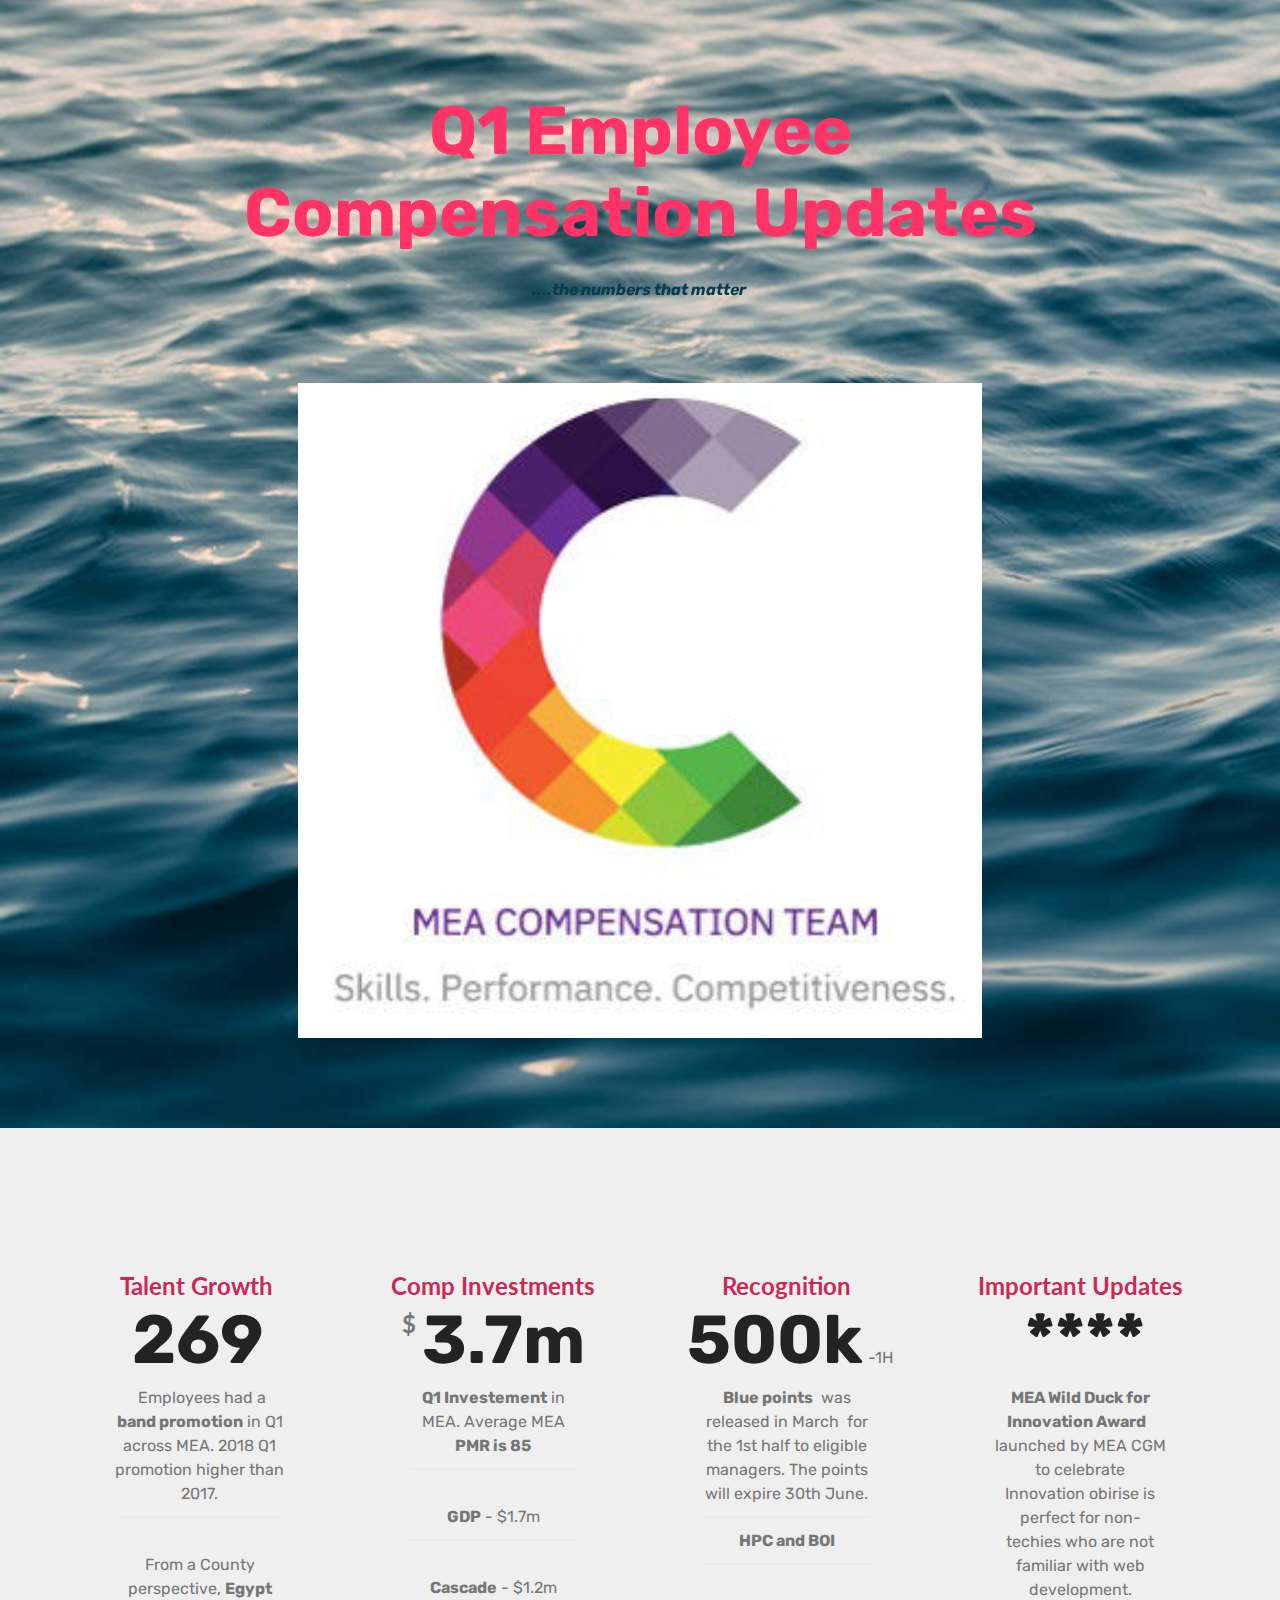
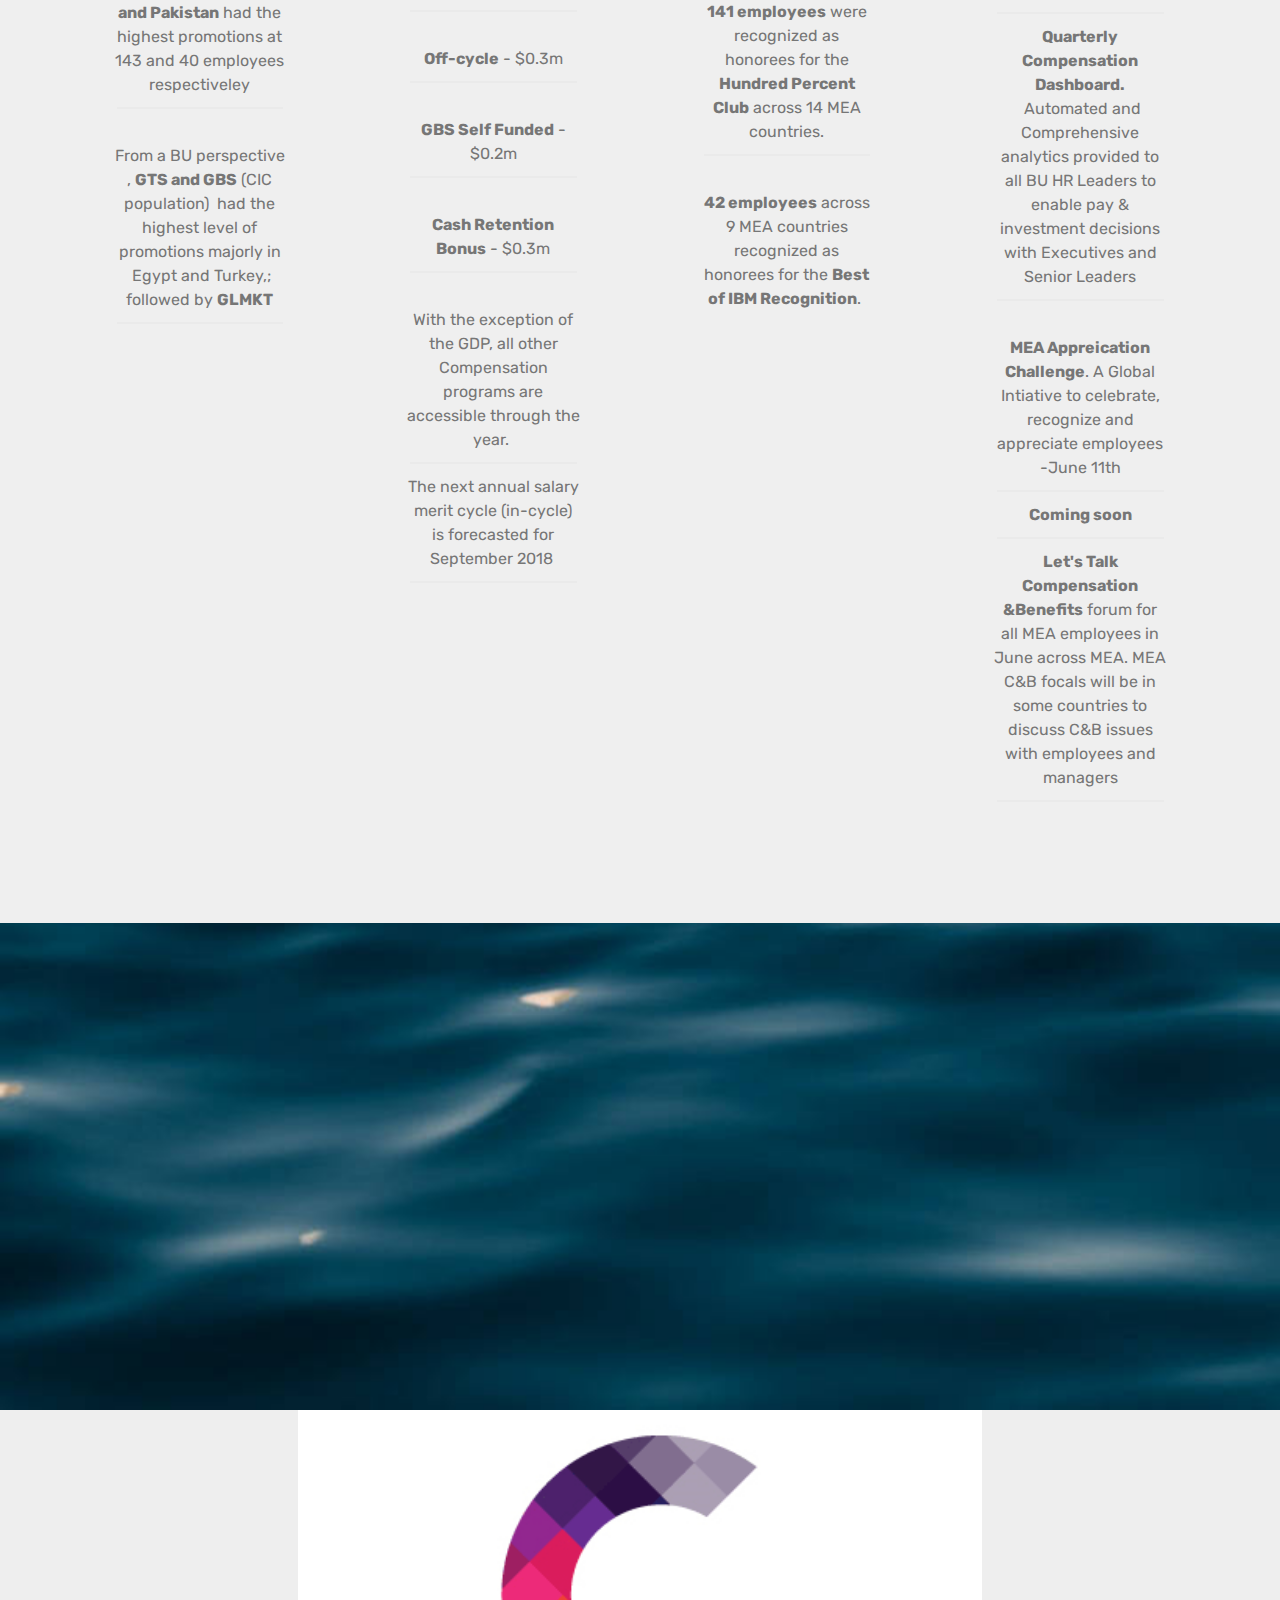
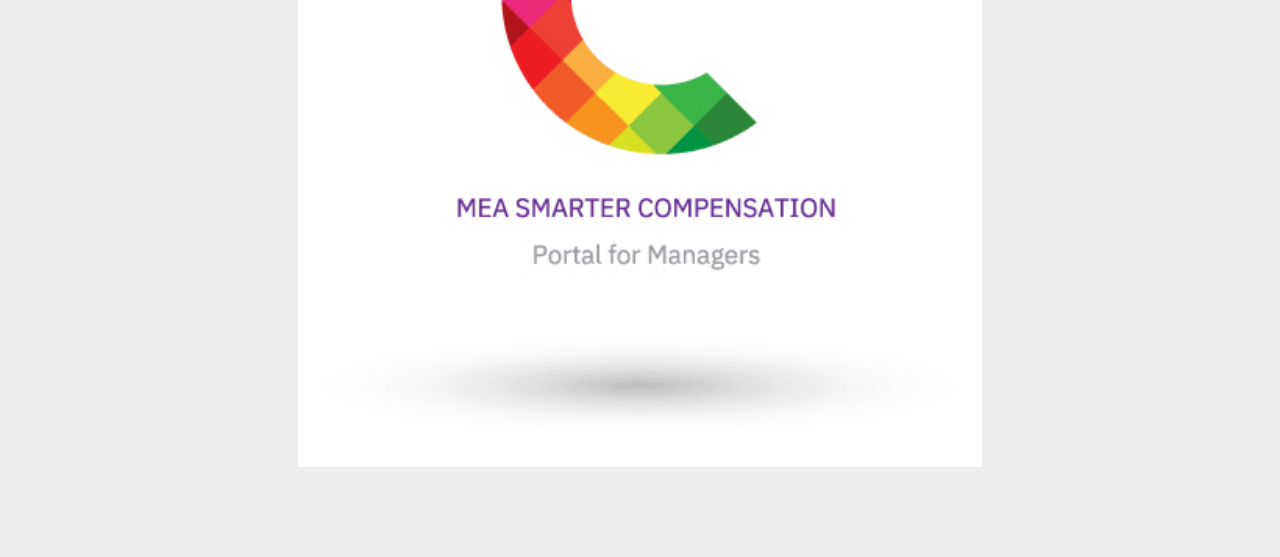
<file: index.html>
<!DOCTYPE html>
<html >
<head>
  <!-- Site made with Mobirise Website Builder v4.7.2, https://mobirise.com -->
  <meta charset="UTF-8">
  <meta http-equiv="X-UA-Compatible" content="IE=edge">
  <meta name="generator" content="Mobirise v4.7.2, mobirise.com">
  <meta name="viewport" content="width=device-width, initial-scale=1, minimum-scale=1">
  <link rel="shortcut icon" href="assets/images/logo4.png" type="image/x-icon">
  <meta name="description" content="">
  <title>Home</title>
  <link rel="stylesheet" href="assets/tether/tether.min.css">
  <link rel="stylesheet" href="assets/bootstrap/css/bootstrap.min.css">
  <link rel="stylesheet" href="assets/bootstrap/css/bootstrap-grid.min.css">
  <link rel="stylesheet" href="assets/bootstrap/css/bootstrap-reboot.min.css">
  <link rel="stylesheet" href="assets/theme/css/style.css">
  <link rel="stylesheet" href="assets/mobirise/css/mbr-additional.css" type="text/css">
  
  
  
</head>
<body>
  <section class="header4 cid-qSd8z5Z6uJ mbr-parallax-background" id="header4-x">

    

    

    <div class="container">
        <div class="row justify-content-md-center">
            <div class="media-content col-md-10">
                <h1 class="mbr-section-title align-center mbr-white pb-3 mbr-bold mbr-fonts-style display-1">Q1 Employee Compensation Updates</h1>
                
                <div class="mbr-text align-center mbr-white pb-3">
                    <p class="mbr-text mbr-fonts-style display-7"><em><strong>
                        ....the numbers that matter</strong></em><strong>&nbsp;</strong></p>
                </div>
                
            </div>
            <div class="mbr-figure pt-5">
                <img src="assets/images/comp-logo-4-312x299.jpg" alt="Mobirise" title="" style="width: 60%;">
            </div>
        </div>
    </div>
</section>

<section class="engine"><a href="https://mobirise.me/o">free one page website templates</a></section><section class="cid-qScefOGIty" id="pricing-tables2-w">

    

    

    <div class="container">
        <div class="media-container-row">

            <div class="plan col-12 mx-2 my-2 justify-content-center col-lg-3">
                <div class="plan-header text-center pt-5">
                    <h3 class="plan-title mbr-fonts-style display-5"><strong>
                        Talent Growth</strong>&nbsp;</h3>
                    <div class="plan-price">
                        <span class="price-value mbr-fonts-style display-5">&nbsp;</span>
                        <span class="price-figure mbr-fonts-style display-1">
                            269&nbsp;</span>
                        <small class="price-term mbr-fonts-style display-7"></small>
                    </div>
                </div>
                <div class="plan-body">
                    <div class="plan-list align-center">
                        <ul class="list-group list-group-flush mbr-fonts-style display-7">
                            <li class="list-group-item">&nbsp;Employees had a <strong>band promotion</strong> in Q1 across MEA. 2018 Q1 promotion higher than 2017.</li><br><li class="list-group-item">From a County perspective, <strong>Egypt and Pakistan</strong> had the highest promotions at 143 and 40 employees respectiveley </li><br><li class="list-group-item">From a BU perspective , <strong>GTS and GBS</strong> (CIC population) &nbsp;had the highest level of promotions majorly in &nbsp;Egypt and Turkey,; followed by <strong>GLMKT</strong></li><br><li class="list-group-item"><br></li>
                        </ul>
                    </div>
                    
                </div>
            </div>

            <div class="plan col-12 mx-2 my-2 justify-content-center col-lg-3">
                <div class="plan-header text-center pt-5">
                    <h3 class="plan-title mbr-fonts-style display-5"><strong>
                        Comp Investments</strong></h3>
                    <div class="plan-price">
                        <span class="price-value mbr-fonts-style display-5">
                            $
                        </span>
                        <span class="price-figure mbr-fonts-style display-1">3.7m</span>
                        <small class="price-term mbr-fonts-style display-7"></small>
                    </div>
                </div>
                <div class="plan-body">
                    <div class="plan-list align-center">
                        <ul class="list-group list-group-flush mbr-fonts-style display-7">
                            <li class="list-group-item"><strong>Q1 Investement</strong> in MEA. Average MEA <strong>PMR is 85 </strong></li><br><li class="list-group-item"><strong>GDP</strong> - $1.7m</li><br><li class="list-group-item"><strong>Cascade</strong> - $1.2m</li><br><li class="list-group-item"><strong>Off-cycle</strong> - $0.3m</li><br><li class="list-group-item"><strong>GBS Self Funded</strong> - $0.2m</li><br><li class="list-group-item"><strong>Cash Retention Bonus</strong> - $0.3m</li><br><li class="list-group-item">With the exception of the GDP, all other Compensation programs are accessible through the year.&nbsp;
</li><li class="list-group-item"><span style="background-color: transparent; font-size: 1rem;">The next annual salary merit cycle (in-cycle) is forecasted for September 2018&nbsp;</span><br></li>
                            <li class="list-group-item"><br></li>
                        </ul>
                    </div>
                    
                </div>
            </div>

            <div class="plan col-12 mx-2 my-2 justify-content-center col-lg-3">
                <div class="plan-header text-center pt-5">
                    <h3 class="plan-title mbr-fonts-style display-5"><strong>
                        Recognition</strong></h3>
                    <div class="plan-price">
                        <span class="price-value mbr-fonts-style display-5">&nbsp;</span>
                        <span class="price-figure mbr-fonts-style display-1">500k</span>
                        <small class="price-term mbr-fonts-style display-7">-1H&nbsp;</small>
                    </div>
                </div>
                <div class="plan-body">
                    <div class="plan-list align-center">
                        <ul class="list-group list-group-flush mbr-fonts-style display-7">
                            <li class="list-group-item"><strong>
                                Blue points</strong> &nbsp;was released in March &nbsp;for the 1st half to eligible managers. The points will expire 30th June.</li>
                            <li class="list-group-item"><strong>HPC and BOI </strong></li><br><li class="list-group-item"><strong>141 employees</strong> were recognized as honorees for the <strong>Hundred Percent Club</strong> across 14 MEA countries.</li><br><li class="list-group-item"><strong>42 employees</strong> across 9 MEA countries recognized as honorees for the <strong>Best of IBM Recognition</strong>.&nbsp;</li>
                        </ul>
                    </div>
                    
                </div>
            </div>

            <div class="plan col-12 mx-2 my-2 justify-content-center col-lg-3">
                <div class="plan-header text-center pt-5">
                    <h3 class="plan-title mbr-fonts-style display-5"><strong>
                        Important Updates</strong></h3>
                    <div class="plan-price">
                        <span class="price-value mbr-fonts-style display-5">&nbsp;</span>
                        <span class="price-figure mbr-fonts-style display-1">****</span>
                        <small class="price-term mbr-fonts-style display-7"></small>
                    </div>
                </div>
                <div class="plan-body">
                    <div class="plan-list align-center">
                        <ul class="list-group list-group-flush mbr-fonts-style display-7">
                            <li class="list-group-item"><strong>
                                MEA Wild Duck for Innovation Award</strong> &nbsp; launched by MEA CGM to celebrate Innovation obirise is perfect for non-techies who are not familiar with web development.
                            </li>
                            <li class="list-group-item"><strong>Quarterly Compensation Dashboard. </strong>&nbsp;Automated and Comprehensive analytics provided to all BU HR Leaders to enable pay &amp; investment decisions with Executives and Senior Leaders</li><br><li class="list-group-item"><strong>MEA Appreication Challenge</strong>. A Global Intiative to celebrate, recognize and appreciate employees -June 11th</li><li class="list-group-item"><strong>Coming soon</strong></li>
                            <li class="list-group-item"><strong>Let's Talk Compensation &amp;Benefits</strong> forum for all MEA employees in June across MEA.
 MEA C&amp;B focals will be in some countries to discuss C&amp;B issues with employees and managers</li><li class="list-group-item">
</li>
                        </ul>
                    </div>
                    
                </div>
            </div>

        </div>
    </div>
</section>

<section class="header4 cid-qSdkHwtbQu mbr-parallax-background" id="header4-y">

    

    

    <div class="container">
        <div class="row justify-content-md-center">
            <div class="media-content col-md-10">
                <h1 class="mbr-section-title align-center mbr-white pb-3 mbr-bold mbr-fonts-style display-1">
                    Visit the MEA Compensation Portal&nbsp;</h1>
                
                <div class="mbr-text align-center mbr-white pb-3">
                    <p class="mbr-text mbr-fonts-style display-5"></p>
                </div>
                <div class="mbr-section-btn align-center"><a class="btn btn-md btn-secondary-outline display-4" href="https://apps.na.collabserv.com/blogs/1318ff06-eafb-4b52-b7dd-00a94e9a579a?lang=en_us" target="_blank">LEARN MORE</a></div>
            </div>
            <div class="mbr-figure pt-5">
                <img src="assets/images/smarter-comp-portal-logo-438x467.png" alt="Mobirise" title="" style="width: 60%;">
            </div>
        </div>
    </div>
</section>


  <script src="assets/web/assets/jquery/jquery.min.js"></script>
  <script src="assets/popper/popper.min.js"></script>
  <script src="assets/tether/tether.min.js"></script>
  <script src="assets/bootstrap/js/bootstrap.min.js"></script>
  <script src="assets/smoothscroll/smooth-scroll.js"></script>
  <script src="assets/parallax/jarallax.min.js"></script>
  <script src="assets/theme/js/script.js"></script>
  
  
</body>
</html>
</file>
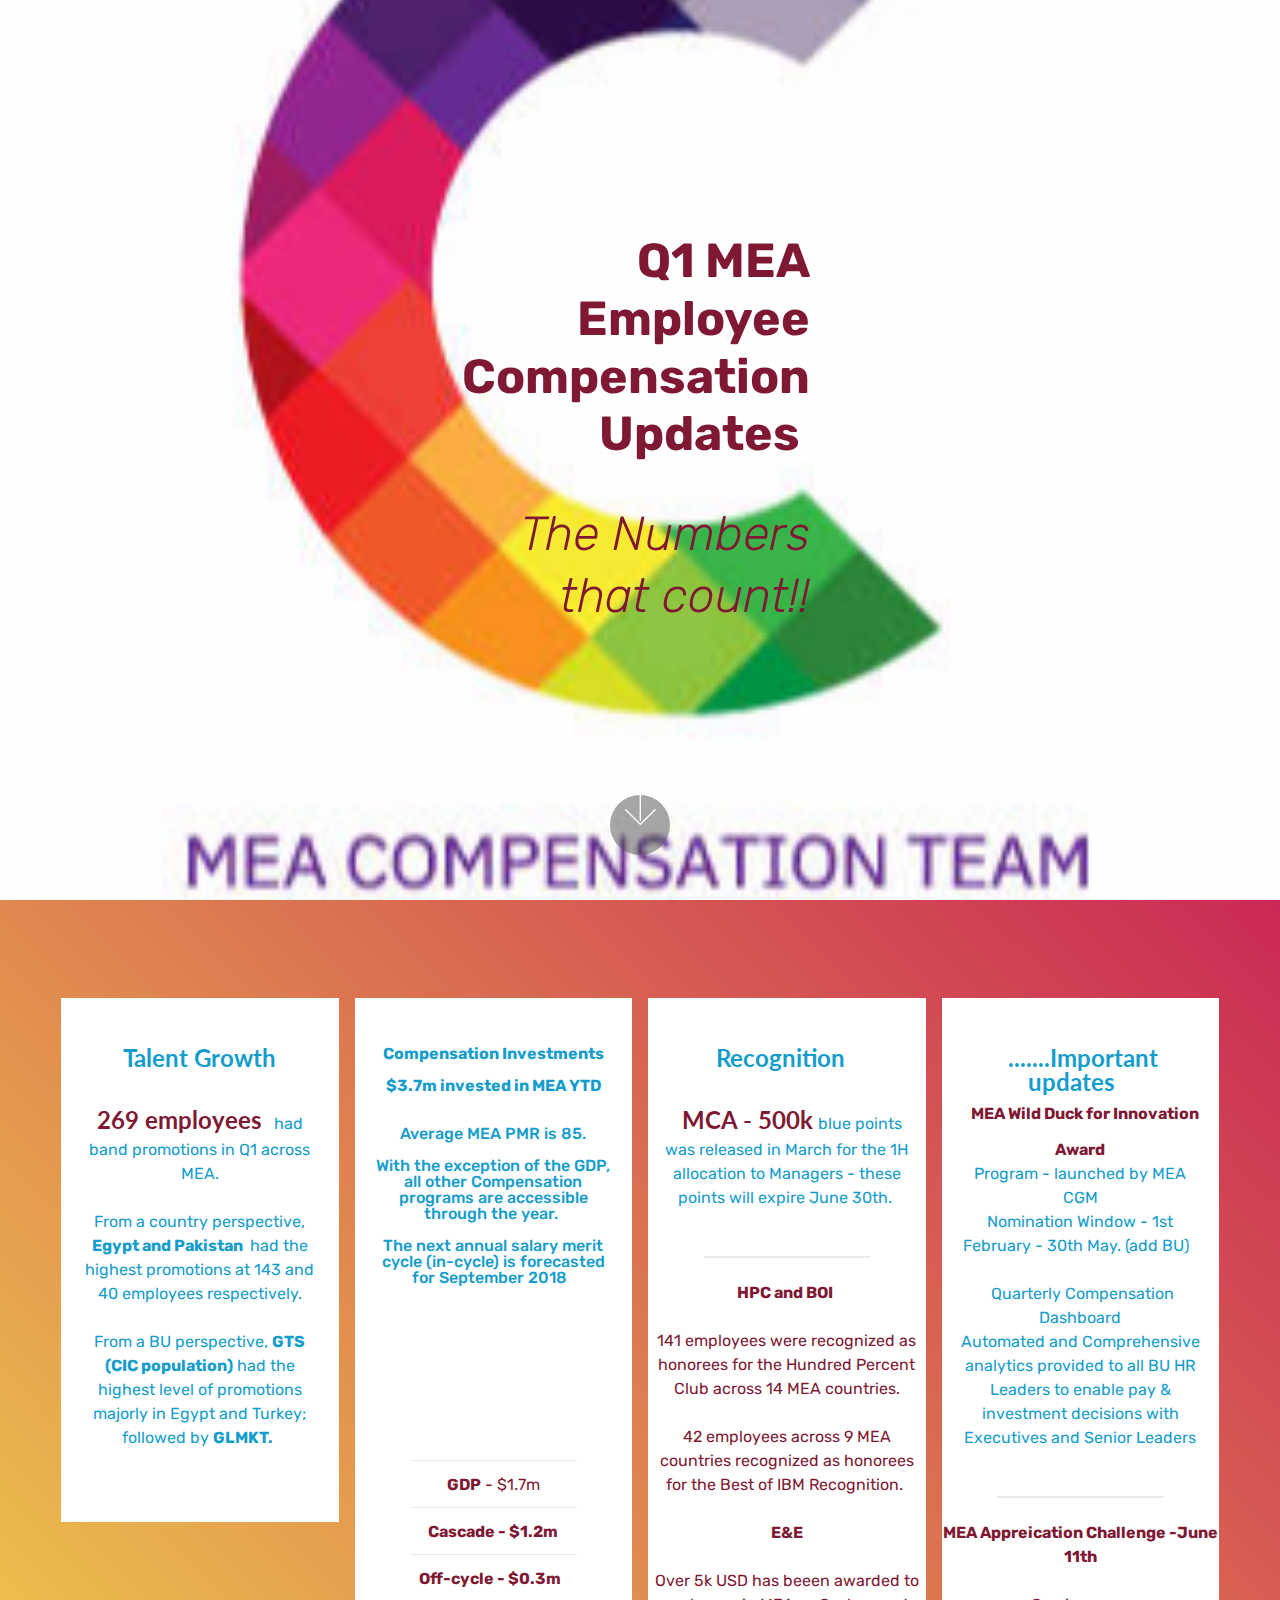
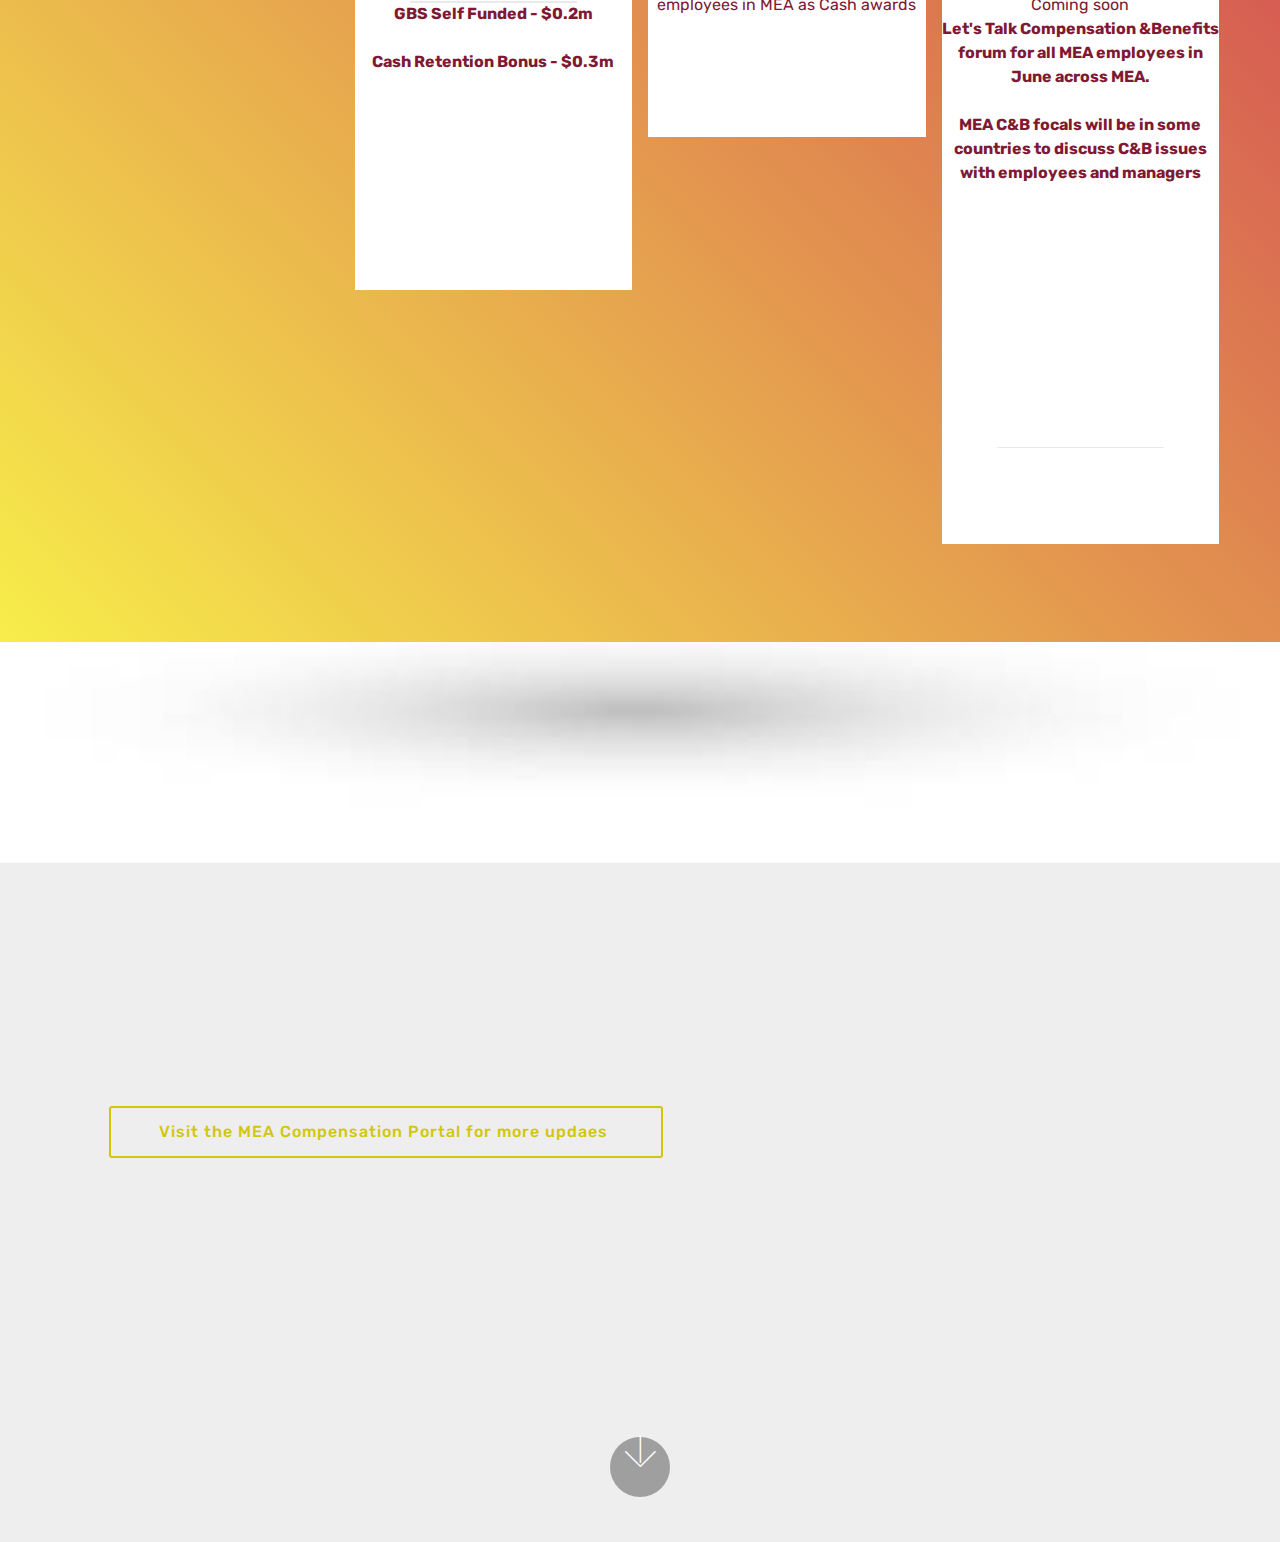
<file: page4.html>
<!DOCTYPE html>
<html >
<head>
  <!-- Site made with Mobirise Website Builder v4.7.2, https://mobirise.com -->
  <meta charset="UTF-8">
  <meta http-equiv="X-UA-Compatible" content="IE=edge">
  <meta name="generator" content="Mobirise v4.7.2, mobirise.com">
  <meta name="viewport" content="width=device-width, initial-scale=1, minimum-scale=1">
  <link rel="shortcut icon" href="assets/images/logo4.png" type="image/x-icon">
  <meta name="description" content="">
  <title>Page 4</title>
  <link rel="stylesheet" href="assets/web/assets/mobirise-icons/mobirise-icons.css">
  <link rel="stylesheet" href="assets/tether/tether.min.css">
  <link rel="stylesheet" href="assets/bootstrap/css/bootstrap.min.css">
  <link rel="stylesheet" href="assets/bootstrap/css/bootstrap-grid.min.css">
  <link rel="stylesheet" href="assets/bootstrap/css/bootstrap-reboot.min.css">
  <link rel="stylesheet" href="assets/theme/css/style.css">
  <link rel="stylesheet" href="assets/mobirise/css/mbr-additional.css" type="text/css">
  
  
  
</head>
<body>
  <section class="header9 cid-qScdLeUVwV mbr-fullscreen mbr-parallax-background" id="header9-t">

    

    

    <div class="container">
        <div class="media-container-column mbr-white col-md-8">
            <h1 class="mbr-section-title align-left mbr-bold pb-3 mbr-fonts-style display-2"><p>&nbsp; &nbsp; &nbsp; &nbsp; &nbsp; &nbsp; &nbsp; &nbsp; &nbsp; &nbsp; &nbsp; &nbsp; &nbsp; &nbsp; &nbsp; &nbsp; &nbsp; &nbsp; &nbsp; &nbsp; &nbsp;Q1 MEA &nbsp;&nbsp;&nbsp;&nbsp;&nbsp;&nbsp;&nbsp;&nbsp;&nbsp;&nbsp;&nbsp;&nbsp;&nbsp;&nbsp;&nbsp;&nbsp;&nbsp;&nbsp;&nbsp;&nbsp;&nbsp;&nbsp;&nbsp;&nbsp;&nbsp;&nbsp;&nbsp;&nbsp;&nbsp;&nbsp;&nbsp;&nbsp;&nbsp; &nbsp; &nbsp; &nbsp; &nbsp; &nbsp; Employee &nbsp;&nbsp;&nbsp;&nbsp;&nbsp; &nbsp; &nbsp; &nbsp; &nbsp; &nbsp;Compensation Updates&nbsp;</p></h1>
            <h3 class="mbr-section-subtitle align-left mbr-light pb-3 mbr-fonts-style display-2"><p>&nbsp; &nbsp;&nbsp;&nbsp;&nbsp;&nbsp;&nbsp;&nbsp;&nbsp;&nbsp;&nbsp;&nbsp;&nbsp;&nbsp;&nbsp;&nbsp;&nbsp;&nbsp;&nbsp;&nbsp;&nbsp;&nbsp;&nbsp;&nbsp;&nbsp;&nbsp;&nbsp;&nbsp;&nbsp;The Numbers that count!!</p></h3>
            
            
        </div>
    </div>

    <div class="mbr-arrow hidden-sm-down" aria-hidden="true">
        <a href="#next">
            <i class="mbri-down mbr-iconfont"></i>
        </a>
    </div>
</section>

<section class="engine"><a href="https://mobirise.me/s">free bootstrap theme</a></section><section class="cid-qScdLgXTbh" id="pricing-tables1-u">

    

    
    <div class="container">
        <div class="media-container-row">

            <div class="plan col-12 mx-2 my-2 justify-content-center col-lg-3">
                <div class="plan-header text-center pt-5">
                    <h3 class="plan-title mbr-fonts-style display-5"><strong>
                        Talent Growth</strong><br><strong> &nbsp;</strong></h3>
                    <div class="plan-price">
                        <span class="price-value mbr-fonts-style display-5"></span>
                        <span class="price-figure mbr-fonts-style display-5">269 employees</span>
                        <small class="price-term mbr-fonts-style display-7">&nbsp; had band promotions in Q1 across MEA.<br><br>From a country perspective, <strong>Egypt and Pakistan&nbsp;</strong>&nbsp;had the highest promotions at 143 and 40 employees respectively.<br><br>From a BU perspective, <strong>GTS (CIC population)</strong> had the highest level of promotions majorly in Egypt and Turkey; followed by <strong>GLMKT.</strong>&nbsp;<br><br></small>
                    </div>
                </div>
                <div class="plan-body pb-5">
                    <div class="plan-list align-center">
                        <ul class="list-group list-group-flush mbr-fonts-style display-7"></ul>
                    </div>
                    
                </div>
            </div>

            <div class="plan col-12 mx-2 my-2 justify-content-center col-lg-3">
                <div class="plan-header text-center pt-5">
                    <h3 class="plan-title mbr-fonts-style display-7"><strong>Compensation Investments</strong><strong><br></strong><br><strong>$3.7m invested in MEA YTD<br></strong><br><br>Average MEA PMR is 85.<br><br>With the exception of the GDP, all other Compensation programs are accessible through the year.&nbsp;<br><br>The next annual salary merit cycle (in-cycle) is forecasted for September 2018 &nbsp;</h3>
                    <div class="plan-price">
                        <span class="price-value mbr-fonts-style display-5">&nbsp;</span>
                        <span class="price-figure mbr-fonts-style display-5">&nbsp;<br><br></span>
                        <small class="price-term mbr-fonts-style display-7">&nbsp;<br><br></small>
                    </div>
                </div>
                <div class="plan-body pb-5">
                    <div class="plan-list align-center">
                        <ul class="list-group list-group-flush mbr-fonts-style display-7">
                            <li class="list-group-item"><br></li><li class="list-group-item"><strong>GDP</strong>&nbsp;- $1.7m</li><li class="list-group-item"><strong>Cascade - $1.2m</strong></li><li class="list-group-item"><strong>Off-cycle - $0.3m&nbsp;</strong>&nbsp;</li><strong>GBS Self Funded - $0.2m</strong><br><strong>Cash Retention Bonus - $0.3m</strong><br><br><strong><br></strong><br><br><li class="list-group-item"><br></li>
                        </ul>
                    </div>
                    
                </div>
            </div>

            <div class="plan col-12 mx-2 my-2 justify-content-center col-lg-3">
                <div class="plan-header text-center pt-5">
                    <h3 class="plan-title mbr-fonts-style display-5"><strong>
                        Recognition &nbsp;</strong><br><strong><br></strong></h3>
                    <div class="plan-price">
                        <span class="price-value mbr-fonts-style display-5">&nbsp;</span>
                        <span class="price-figure mbr-fonts-style display-5">MCA - 500k</span>
                        <small class="price-term mbr-fonts-style display-7">blue points was released in March for the 1H allocation to Managers - these points will expire June 30th.&nbsp;</small>
                    </div>
                </div>
                <div class="plan-body pb-5">
                    <div class="plan-list align-center">
                        <ul class="list-group list-group-flush mbr-fonts-style display-7">
                            <li class="list-group-item"><br></li><br><strong>HPC and BOI&nbsp;</strong><br>141 employees were recognized as honorees for the Hundred Percent Club across 14 MEA countries.<br><br>42 employees across 9 MEA countries recognized as honorees for the Best of IBM Recognition.&nbsp;<br><br><strong>E&amp;E</strong><br>Over 5k USD has beeen awarded to employees in MEA as Cash awards<br><br><li class="list-group-item"><br></li>
                        </ul>
                    </div>
                    
                </div>
            </div>

            <div class="plan col-12 mx-2 my-2 justify-content-center col-lg-3">
                <div class="plan-header text-center pt-5">
                    <h3 class="plan-title mbr-fonts-style display-5">&nbsp;<strong>.......Important updates &nbsp;</strong>&nbsp;</h3>
                    <div class="plan-price">
                        <span class="price-value mbr-fonts-style display-5">&nbsp;</span>
                        <span class="price-figure mbr-fonts-style display-7">MEA Wild Duck for Innovation Award</span>
                        <small class="price-term mbr-fonts-style display-7"><br>Program  - launched by MEA CGM
<br>Nomination Window - 1st February - 30th May. (add BU) &nbsp;<br><br>&nbsp;Quarterly Compensation Dashboard
<br>Automated and Comprehensive analytics provided to all BU HR Leaders to enable pay &amp; investment decisions with Executives and Senior Leaders
<br><br></small>
                    </div>
                </div>
                <div class="plan-body pb-5">
                    <div class="plan-list align-center">
                        <ul class="list-group list-group-flush mbr-fonts-style display-7">
                            <li class="list-group-item">
                                </li><br><strong>MEA Appreication Challenge -June 11th </strong><br>Coming soon<br><strong>Let's Talk Compensation &amp;Benefits  forum for all MEA employees in June across MEA. </strong><br><strong>MEA C&amp;B focals will be in some countries to discuss C&amp;B issues with employees and managers
</strong><strong><br></strong><br><strong><br></strong><strong><br></strong><strong><br></strong><br><br><br><br><li class="list-group-item"><br></li><li class="list-group-item"><br></li>
                        </ul>
                    </div>
                    
                </div>
            </div>
        </div>
    </div>
</section>

<section class="header9 cid-qScdLiMO4b mbr-fullscreen mbr-parallax-background" id="header9-v">

    

    

    <div class="container">
        <div class="media-container-column mbr-white col-md-8">
            <h1 class="mbr-section-title align-left mbr-bold pb-3 mbr-fonts-style display-7"></h1>
            <h3 class="mbr-section-subtitle align-left mbr-light pb-3 mbr-fonts-style display-2"></h3>
            <p class="mbr-text align-left pb-3 mbr-fonts-style display-5"></p>
            <div class="mbr-section-btn align-left"><a class="btn btn-md btn-success-outline display-4" href="https://apps.na.collabserv.com/blogs/1318ff06-eafb-4b52-b7dd-00a94e9a579a?lang=en_us" target="_blank">Visit the MEA Compensation Portal for more updaes&nbsp;</a></div>
        </div>
    </div>

    <div class="mbr-arrow hidden-sm-down" aria-hidden="true">
        <a href="#next">
            <i class="mbri-down mbr-iconfont"></i>
        </a>
    </div>
</section>


  <script src="assets/web/assets/jquery/jquery.min.js"></script>
  <script src="assets/popper/popper.min.js"></script>
  <script src="assets/tether/tether.min.js"></script>
  <script src="assets/bootstrap/js/bootstrap.min.js"></script>
  <script src="assets/smoothscroll/smooth-scroll.js"></script>
  <script src="assets/parallax/jarallax.min.js"></script>
  <script src="assets/theme/js/script.js"></script>
  
  
</body>
</html>
</file>
<file: assets/theme/css/style.css>
/*!
 * Mobirise v4 theme (https://mobirise.com/)
 * Copyright 2017 Mobirise
 */
section {
  background-color: #eeeeee; }

section,
.container,
.container-fluid {
  position: relative;
  word-wrap: break-word; }

a.mbr-iconfont:hover {
  text-decoration: none; }

.article .lead p, .article .lead ul, .article .lead ol, .article .lead pre, .article .lead blockquote {
  margin-bottom: 0; }

a {
  font-style: normal;
  font-weight: 400;
  cursor: pointer; }
  a, a:hover {
    text-decoration: none; }

figure {
  margin-bottom: 0; }

body {
  color: #232323; }

h1, h2, h3, h4, h5, h6,
.h1, .h2, .h3, .h4, .h5, .h6,
.display-1, .display-2, .display-3, .display-4 {
  line-height: 1;
  word-break: break-word;
  word-wrap: break-word; }

b, strong {
  font-weight: bold; }

blockquote {
  padding: 10px 0 10px 20px;
  position: relative;
  border-left: 2px solid;
  border-color: #ff3366; }

input:-webkit-autofill, input:-webkit-autofill:hover, input:-webkit-autofill:focus, input:-webkit-autofill:active {
  transition-delay: 9999s;
  transition-property: background-color, color; }

textarea[type="hidden"] {
  display: none; }

body {
  position: relative; }

section {
  background-position: 50% 50%;
  background-repeat: no-repeat;
  background-size: cover; }
  section .mbr-background-video,
  section .mbr-background-video-preview {
    position: absolute;
    bottom: 0;
    left: 0;
    right: 0;
    top: 0; }

.hidden {
  visibility: hidden; }

.mbr-z-index20 {
  z-index: 20; }

/*! Base colors */
.mbr-white {
  color: #ffffff; }

.mbr-black {
  color: #000000; }

.mbr-bg-white {
  background-color: #ffffff; }

.mbr-bg-black {
  background-color: #000000; }

/*! Text-aligns */
.align-left {
  text-align: left; }

.align-center {
  text-align: center; }

.align-right {
  text-align: right; }

@media (max-width: 767px) {
  .align-left, .align-center, .align-right, .mbr-section-btn, .mbr-section-title {
    text-align: center; } }
/*! Font-weight  */
.mbr-light {
  font-weight: 300; }

.mbr-regular {
  font-weight: 400; }

.mbr-semibold {
  font-weight: 500; }

.mbr-bold {
  font-weight: 700; }

/*! Media  */
.media-size-item {
  -webkit-flex: 1 1 auto;
  -moz-flex: 1 1 auto;
  -ms-flex: 1 1 auto;
  -o-flex: 1 1 auto;
  flex: 1 1 auto; }

.media-content {
  -webkit-flex-basis: 100%;
  flex-basis: 100%; }

.media-container-row {
  display: -ms-flexbox;
  display: -webkit-flex;
  display: flex;
  -webkit-flex-direction: row;
  -ms-flex-direction: row;
  flex-direction: row;
  -webkit-flex-wrap: wrap;
  -ms-flex-wrap: wrap;
  flex-wrap: wrap;
  -webkit-justify-content: center;
  -ms-flex-pack: center;
  justify-content: center;
  -webkit-align-content: center;
  -ms-flex-line-pack: center;
  align-content: center;
  -webkit-align-items: start;
  -ms-flex-align: start;
  align-items: start; }
  .media-container-row .media-size-item {
    width: 400px; }

.media-container-column {
  display: -ms-flexbox;
  display: -webkit-flex;
  display: flex;
  -webkit-flex-direction: column;
  -ms-flex-direction: column;
  flex-direction: column;
  -webkit-flex-wrap: wrap;
  -ms-flex-wrap: wrap;
  flex-wrap: wrap;
  -webkit-justify-content: center;
  -ms-flex-pack: center;
  justify-content: center;
  -webkit-align-content: center;
  -ms-flex-line-pack: center;
  align-content: center;
  -webkit-align-items: stretch;
  -ms-flex-align: stretch;
  align-items: stretch; }
  .media-container-column > * {
    width: 100%; }

@media (min-width: 992px) {
  .media-container-row {
    -webkit-flex-wrap: nowrap;
    -ms-flex-wrap: nowrap;
    flex-wrap: nowrap; } }
figure {
  overflow: hidden; }

figure[mbr-media-size] {
  transition: width 0.1s; }

.mbr-figure img, .mbr-figure iframe {
  display: block;
  width: 100%; }

.card {
  background-color: transparent;
  border: none; }

.card-img {
  text-align: center;
  flex-shrink: 0; }

.media {
  max-width: 100%;
  margin: 0 auto; }

.mbr-figure {
  -ms-flex-item-align: center;
  -ms-grid-row-align: center;
  -webkit-align-self: center;
  align-self: center; }

.media-container > div {
  max-width: 100%; }

.mbr-figure img, .card-img img {
  width: 100%; }

@media (max-width: 991px) {
  .media-size-item {
    width: auto !important; }

  .media {
    width: auto; }

  .mbr-figure {
    width: 100% !important; } }
/*! Buttons */
.mbr-section-btn {
  margin-left: -.25rem;
  margin-right: -.25rem;
  font-size: 0; }

nav .mbr-section-btn {
  margin-left: 0rem;
  margin-right: 0rem; }

/*! Btn icon margin */
.btn .mbr-iconfont, .btn.btn-sm .mbr-iconfont {
  cursor: pointer;
  margin-right: 0.5rem; }

.btn.btn-md .mbr-iconfont, .btn.btn-md .mbr-iconfont {
  margin-right: 0.8rem; }

.mbr-regular {
  font-weight: 400; }

.mbr-semibold {
  font-weight: 500; }

.mbr-bold {
  font-weight: 700; }

[type="submit"] {
  -webkit-appearance: none; }

/*! Full-screen */
.mbr-fullscreen .mbr-overlay {
  min-height: 100vh; }

.mbr-fullscreen {
  display: flex;
  display: -webkit-flex;
  display: -moz-flex;
  display: -ms-flex;
  display: -o-flex;
  align-items: center;
  -webkit-align-items: center;
  min-height: 100vh;
  padding-top: 3rem;
  padding-bottom: 3rem; }

/*! Map */
.map {
  height: 25rem;
  position: relative; }
  .map iframe {
    width: 100%;
    height: 100%; }

/* Form */
.form-asterisk {
  font-family: initial;
  position: absolute;
  top: -2px;
  font-weight: normal; }

/*! Scroll to top arrow */
.mbr-arrow-up {
  bottom: 25px;
  right: 90px;
  position: fixed;
  text-align: right;
  z-index: 5000;
  color: #ffffff;
  font-size: 32px;
  transform: rotate(180deg);
  -webkit-transform: rotate(180deg); }

.mbr-arrow-up a {
  background: rgba(0, 0, 0, 0.2);
  border-radius: 3px;
  color: #fff;
  display: inline-block;
  height: 60px;
  width: 60px;
  outline-style: none !important;
  position: relative;
  text-decoration: none;
  transition: all .3s ease-in-out;
  cursor: pointer;
  text-align: center; }
  .mbr-arrow-up a:hover {
    background-color: rgba(0, 0, 0, 0.4); }
  .mbr-arrow-up a i {
    line-height: 60px; }

.mbr-arrow-up-icon {
  display: block;
  color: #fff; }

.mbr-arrow-up-icon::before {
  content: "\203a";
  display: inline-block;
  font-family: serif;
  font-size: 32px;
  line-height: 1;
  font-style: normal;
  position: relative;
  top: 6px;
  left: -4px;
  -webkit-transform: rotate(-90deg);
  transform: rotate(-90deg); }

/*! Arrow Down */
.mbr-arrow {
  position: absolute;
  bottom: 45px;
  left: 50%;
  width: 60px;
  height: 60px;
  cursor: pointer;
  background-color: rgba(80, 80, 80, 0.5);
  border-radius: 50%;
  -webkit-transform: translateX(-50%);
  transform: translateX(-50%); }
  .mbr-arrow > a {
    display: inline-block;
    text-decoration: none;
    outline-style: none;
    -webkit-animation: arrowdown 1.7s ease-in-out infinite;
    animation: arrowdown 1.7s ease-in-out infinite; }
    .mbr-arrow > a > i {
      position: absolute;
      top: -2px;
      left: 15px;
      font-size: 2rem; }

@keyframes arrowdown {
  0% {
    transform: translateY(0px);
    -webkit-transform: translateY(0px); }
  50% {
    transform: translateY(-5px);
    -webkit-transform: translateY(-5px); }
  100% {
    transform: translateY(0px);
    -webkit-transform: translateY(0px); } }
@-webkit-keyframes arrowdown {
  0% {
    transform: translateY(0px);
    -webkit-transform: translateY(0px); }
  50% {
    transform: translateY(-5px);
    -webkit-transform: translateY(-5px); }
  100% {
    transform: translateY(0px);
    -webkit-transform: translateY(0px); } }
@media (max-width: 500px) {
  .mbr-arrow-up {
    left: 50%;
    right: auto;
    transform: translateX(-50%) rotate(180deg);
    -webkit-transform: translateX(-50%) rotate(180deg); } }
/*Gradients animation*/
@keyframes gradient-animation {
  from {
    background-position: 0% 100%;
    animation-timing-function: ease-in-out; }
  to {
    background-position: 100% 0%;
    animation-timing-function: ease-in-out; } }
@-webkit-keyframes gradient-animation {
  from {
    background-position: 0% 100%;
    animation-timing-function: ease-in-out; }
  to {
    background-position: 100% 0%;
    animation-timing-function: ease-in-out; } }
.bg-gradient {
  background-size: 200% 200%;
  animation: gradient-animation 5s infinite alternate;
  -webkit-animation: gradient-animation 5s infinite alternate; }

.menu .navbar-brand {
  display: -webkit-flex; }
  .menu .navbar-brand span {
    display: flex;
    display: -webkit-flex; }
  .menu .navbar-brand .navbar-caption-wrap {
    display: -webkit-flex; }
  .menu .navbar-brand .navbar-logo img {
    display: -webkit-flex; }
@media (min-width: 768px) and (max-width: 991px) {
  .menu .navbar-toggleable-sm .navbar-nav {
    display: -webkit-box;
    display: -webkit-flex;
    display: -ms-flexbox; } }
@media (min-width: 992px) {
  .menu .navbar-nav.nav-dropdown {
    display: -webkit-flex; }
  .menu .navbar-toggleable-sm .navbar-collapse {
    display: -webkit-flex !important; } }

/*# sourceMappingURL=style.css.map */
.engine {
	position: absolute;
	text-indent: -2400px;
	text-align: center;
	padding: 0;
	top: 0;
	left: -2400px;
}
</file>
<file: assets/mobirise/css/mbr-additional.css>
@import url(https://fonts.googleapis.com/css?family=Rubik:300,300i,400,400i,500,500i,700,700i,900,900i);
@import url(https://fonts.googleapis.com/css?family=Lato:100,100i,300,300i,400,400i,700,700i,900,900i);





body {
  font-style: normal;
  line-height: 1.5;
}
.mbr-section-title {
  font-style: normal;
  line-height: 1.2;
}
.mbr-section-subtitle {
  line-height: 1.3;
}
.mbr-text {
  font-style: normal;
  line-height: 1.6;
}
.display-1 {
  font-family: 'Rubik', sans-serif;
  font-size: 4.25rem;
}
.display-1 > .mbr-iconfont {
  font-size: 6.8rem;
}
.display-2 {
  font-family: 'Rubik', sans-serif;
  font-size: 3rem;
}
.display-2 > .mbr-iconfont {
  font-size: 4.8rem;
}
.display-4 {
  font-family: 'Rubik', sans-serif;
  font-size: 1rem;
}
.display-4 > .mbr-iconfont {
  font-size: 1.6rem;
}
.display-5 {
  font-family: 'Lato', sans-serif;
  font-size: 1.5rem;
}
.display-5 > .mbr-iconfont {
  font-size: 2.4rem;
}
.display-7 {
  font-family: 'Rubik', sans-serif;
  font-size: 1rem;
}
.display-7 > .mbr-iconfont {
  font-size: 1.6rem;
}
/* ---- Fluid typography for mobile devices ---- */
/* 1.4 - font scale ratio ( bootstrap == 1.42857 ) */
/* 100vw - current viewport width */
/* (48 - 20)  48 == 48rem == 768px, 20 == 20rem == 320px(minimal supported viewport) */
/* 0.65 - min scale variable, may vary */
@media (max-width: 768px) {
  .display-1 {
    font-size: 3.4rem;
    font-size: calc( 2.1374999999999997rem + (4.25 - 2.1374999999999997) * ((100vw - 20rem) / (48 - 20)));
    line-height: calc( 1.4 * (2.1374999999999997rem + (4.25 - 2.1374999999999997) * ((100vw - 20rem) / (48 - 20))));
  }
  .display-2 {
    font-size: 2.4rem;
    font-size: calc( 1.7rem + (3 - 1.7) * ((100vw - 20rem) / (48 - 20)));
    line-height: calc( 1.4 * (1.7rem + (3 - 1.7) * ((100vw - 20rem) / (48 - 20))));
  }
  .display-4 {
    font-size: 0.8rem;
    font-size: calc( 1rem + (1 - 1) * ((100vw - 20rem) / (48 - 20)));
    line-height: calc( 1.4 * (1rem + (1 - 1) * ((100vw - 20rem) / (48 - 20))));
  }
  .display-5 {
    font-size: 1.2rem;
    font-size: calc( 1.175rem + (1.5 - 1.175) * ((100vw - 20rem) / (48 - 20)));
    line-height: calc( 1.4 * (1.175rem + (1.5 - 1.175) * ((100vw - 20rem) / (48 - 20))));
  }
}
/* Buttons */
.btn {
  font-weight: 500;
  border-width: 2px;
  font-style: normal;
  letter-spacing: 1px;
  margin: .4rem .8rem;
  white-space: normal;
  -webkit-transition: all 0.3s ease-in-out;
  -moz-transition: all 0.3s ease-in-out;
  transition: all 0.3s ease-in-out;
  padding: 1rem 3rem;
  border-radius: 3px;
  display: inline-flex;
  align-items: center;
  justify-content: center;
  word-break: break-word;
}
.btn-sm {
  font-weight: 500;
  letter-spacing: 1px;
  -webkit-transition: all 0.3s ease-in-out;
  -moz-transition: all 0.3s ease-in-out;
  transition: all 0.3s ease-in-out;
  padding: 0.6rem 1.5rem;
  border-radius: 3px;
}
.btn-md {
  font-weight: 500;
  letter-spacing: 1px;
  margin: .4rem .8rem !important;
  -webkit-transition: all 0.3s ease-in-out;
  -moz-transition: all 0.3s ease-in-out;
  transition: all 0.3s ease-in-out;
  padding: 1rem 3rem;
  border-radius: 3px;
}
.btn-lg {
  font-weight: 500;
  letter-spacing: 1px;
  margin: .4rem .8rem !important;
  -webkit-transition: all 0.3s ease-in-out;
  -moz-transition: all 0.3s ease-in-out;
  transition: all 0.3s ease-in-out;
  padding: 1.2rem 3.2rem;
  border-radius: 3px;
}
.bg-primary {
  background-color: #149dcc !important;
}
.bg-success {
  background-color: #f7ed4a !important;
}
.bg-info {
  background-color: #82786e !important;
}
.bg-warning {
  background-color: #879a9f !important;
}
.bg-danger {
  background-color: #b1a374 !important;
}
.btn-primary,
.btn-primary:active {
  background-color: #149dcc !important;
  border-color: #149dcc !important;
  color: #ffffff !important;
}
.btn-primary:hover,
.btn-primary:focus,
.btn-primary.focus,
.btn-primary.active {
  color: #ffffff !important;
  background-color: #0d6786 !important;
  border-color: #0d6786 !important;
}
.btn-primary.disabled,
.btn-primary:disabled {
  color: #ffffff !important;
  background-color: #0d6786 !important;
  border-color: #0d6786 !important;
}
.btn-secondary,
.btn-secondary:active {
  background-color: #ff3366 !important;
  border-color: #ff3366 !important;
  color: #ffffff !important;
}
.btn-secondary:hover,
.btn-secondary:focus,
.btn-secondary.focus,
.btn-secondary.active {
  color: #ffffff !important;
  background-color: #e50039 !important;
  border-color: #e50039 !important;
}
.btn-secondary.disabled,
.btn-secondary:disabled {
  color: #ffffff !important;
  background-color: #e50039 !important;
  border-color: #e50039 !important;
}
.btn-info,
.btn-info:active {
  background-color: #82786e !important;
  border-color: #82786e !important;
  color: #ffffff !important;
}
.btn-info:hover,
.btn-info:focus,
.btn-info.focus,
.btn-info.active {
  color: #ffffff !important;
  background-color: #59524b !important;
  border-color: #59524b !important;
}
.btn-info.disabled,
.btn-info:disabled {
  color: #ffffff !important;
  background-color: #59524b !important;
  border-color: #59524b !important;
}
.btn-success,
.btn-success:active {
  background-color: #f7ed4a !important;
  border-color: #f7ed4a !important;
  color: #3f3c03 !important;
}
.btn-success:hover,
.btn-success:focus,
.btn-success.focus,
.btn-success.active {
  color: #3f3c03 !important;
  background-color: #eadd0a !important;
  border-color: #eadd0a !important;
}
.btn-success.disabled,
.btn-success:disabled {
  color: #3f3c03 !important;
  background-color: #eadd0a !important;
  border-color: #eadd0a !important;
}
.btn-warning,
.btn-warning:active {
  background-color: #879a9f !important;
  border-color: #879a9f !important;
  color: #ffffff !important;
}
.btn-warning:hover,
.btn-warning:focus,
.btn-warning.focus,
.btn-warning.active {
  color: #ffffff !important;
  background-color: #617479 !important;
  border-color: #617479 !important;
}
.btn-warning.disabled,
.btn-warning:disabled {
  color: #ffffff !important;
  background-color: #617479 !important;
  border-color: #617479 !important;
}
.btn-danger,
.btn-danger:active {
  background-color: #b1a374 !important;
  border-color: #b1a374 !important;
  color: #ffffff !important;
}
.btn-danger:hover,
.btn-danger:focus,
.btn-danger.focus,
.btn-danger.active {
  color: #ffffff !important;
  background-color: #8b7d4e !important;
  border-color: #8b7d4e !important;
}
.btn-danger.disabled,
.btn-danger:disabled {
  color: #ffffff !important;
  background-color: #8b7d4e !important;
  border-color: #8b7d4e !important;
}
.btn-white {
  color: #333333 !important;
}
.btn-white,
.btn-white:active {
  background-color: #ffffff !important;
  border-color: #ffffff !important;
  color: #808080 !important;
}
.btn-white:hover,
.btn-white:focus,
.btn-white.focus,
.btn-white.active {
  color: #808080 !important;
  background-color: #d9d9d9 !important;
  border-color: #d9d9d9 !important;
}
.btn-white.disabled,
.btn-white:disabled {
  color: #808080 !important;
  background-color: #d9d9d9 !important;
  border-color: #d9d9d9 !important;
}
.btn-black,
.btn-black:active {
  background-color: #333333 !important;
  border-color: #333333 !important;
  color: #ffffff !important;
}
.btn-black:hover,
.btn-black:focus,
.btn-black.focus,
.btn-black.active {
  color: #ffffff !important;
  background-color: #0d0d0d !important;
  border-color: #0d0d0d !important;
}
.btn-black.disabled,
.btn-black:disabled {
  color: #ffffff !important;
  background-color: #0d0d0d !important;
  border-color: #0d0d0d !important;
}
.btn-primary-outline,
.btn-primary-outline:active {
  background: none;
  border-color: #0b566f;
  color: #0b566f;
}
.btn-primary-outline:hover,
.btn-primary-outline:focus,
.btn-primary-outline.focus,
.btn-primary-outline.active {
  color: #ffffff;
  background-color: #149dcc;
  border-color: #149dcc;
}
.btn-primary-outline.disabled,
.btn-primary-outline:disabled {
  color: #ffffff !important;
  background-color: #149dcc !important;
  border-color: #149dcc !important;
}
.btn-secondary-outline,
.btn-secondary-outline:active {
  background: none;
  border-color: #cc0033;
  color: #cc0033;
}
.btn-secondary-outline:hover,
.btn-secondary-outline:focus,
.btn-secondary-outline.focus,
.btn-secondary-outline.active {
  color: #ffffff;
  background-color: #ff3366;
  border-color: #ff3366;
}
.btn-secondary-outline.disabled,
.btn-secondary-outline:disabled {
  color: #ffffff !important;
  background-color: #ff3366 !important;
  border-color: #ff3366 !important;
}
.btn-info-outline,
.btn-info-outline:active {
  background: none;
  border-color: #4b453f;
  color: #4b453f;
}
.btn-info-outline:hover,
.btn-info-outline:focus,
.btn-info-outline.focus,
.btn-info-outline.active {
  color: #ffffff;
  background-color: #82786e;
  border-color: #82786e;
}
.btn-info-outline.disabled,
.btn-info-outline:disabled {
  color: #ffffff !important;
  background-color: #82786e !important;
  border-color: #82786e !important;
}
.btn-success-outline,
.btn-success-outline:active {
  background: none;
  border-color: #d2c609;
  color: #d2c609;
}
.btn-success-outline:hover,
.btn-success-outline:focus,
.btn-success-outline.focus,
.btn-success-outline.active {
  color: #3f3c03;
  background-color: #f7ed4a;
  border-color: #f7ed4a;
}
.btn-success-outline.disabled,
.btn-success-outline:disabled {
  color: #3f3c03 !important;
  background-color: #f7ed4a !important;
  border-color: #f7ed4a !important;
}
.btn-warning-outline,
.btn-warning-outline:active {
  background: none;
  border-color: #55666b;
  color: #55666b;
}
.btn-warning-outline:hover,
.btn-warning-outline:focus,
.btn-warning-outline.focus,
.btn-warning-outline.active {
  color: #ffffff;
  background-color: #879a9f;
  border-color: #879a9f;
}
.btn-warning-outline.disabled,
.btn-warning-outline:disabled {
  color: #ffffff !important;
  background-color: #879a9f !important;
  border-color: #879a9f !important;
}
.btn-danger-outline,
.btn-danger-outline:active {
  background: none;
  border-color: #7a6e45;
  color: #7a6e45;
}
.btn-danger-outline:hover,
.btn-danger-outline:focus,
.btn-danger-outline.focus,
.btn-danger-outline.active {
  color: #ffffff;
  background-color: #b1a374;
  border-color: #b1a374;
}
.btn-danger-outline.disabled,
.btn-danger-outline:disabled {
  color: #ffffff !important;
  background-color: #b1a374 !important;
  border-color: #b1a374 !important;
}
.btn-black-outline,
.btn-black-outline:active {
  background: none;
  border-color: #000000;
  color: #000000;
}
.btn-black-outline:hover,
.btn-black-outline:focus,
.btn-black-outline.focus,
.btn-black-outline.active {
  color: #ffffff;
  background-color: #333333;
  border-color: #333333;
}
.btn-black-outline.disabled,
.btn-black-outline:disabled {
  color: #ffffff !important;
  background-color: #333333 !important;
  border-color: #333333 !important;
}
.btn-white-outline,
.btn-white-outline:active,
.btn-white-outline.active {
  background: none;
  border-color: #ffffff;
  color: #ffffff;
}
.btn-white-outline:hover,
.btn-white-outline:focus,
.btn-white-outline.focus {
  color: #333333;
  background-color: #ffffff;
  border-color: #ffffff;
}
.text-primary {
  color: #149dcc !important;
}
.text-secondary {
  color: #ff3366 !important;
}
.text-success {
  color: #f7ed4a !important;
}
.text-info {
  color: #82786e !important;
}
.text-warning {
  color: #879a9f !important;
}
.text-danger {
  color: #b1a374 !important;
}
.text-white {
  color: #ffffff !important;
}
.text-black {
  color: #000000 !important;
}
a.text-primary:hover,
a.text-primary:focus {
  color: #0b566f !important;
}
a.text-secondary:hover,
a.text-secondary:focus {
  color: #cc0033 !important;
}
a.text-success:hover,
a.text-success:focus {
  color: #d2c609 !important;
}
a.text-info:hover,
a.text-info:focus {
  color: #4b453f !important;
}
a.text-warning:hover,
a.text-warning:focus {
  color: #55666b !important;
}
a.text-danger:hover,
a.text-danger:focus {
  color: #7a6e45 !important;
}
a.text-white:hover,
a.text-white:focus {
  color: #b3b3b3 !important;
}
a.text-black:hover,
a.text-black:focus {
  color: #4d4d4d !important;
}
.alert-success {
  background-color: #70c770;
}
.alert-info {
  background-color: #82786e;
}
.alert-warning {
  background-color: #879a9f;
}
.alert-danger {
  background-color: #b1a374;
}
.mbr-section-btn a.btn:not(.btn-form):hover,
.mbr-section-btn a.btn:not(.btn-form):focus {
  box-shadow: none !important;
}
.mbr-gallery-filter li.active .btn {
  background-color: #149dcc;
  border-color: #149dcc;
  color: #ffffff;
}
.mbr-gallery-filter li.active .btn:focus {
  box-shadow: none;
}
.btn-form {
  border-radius: 0;
}
.btn-form:hover {
  cursor: pointer;
}
a,
a:hover {
  color: #149dcc;
}
.mbr-plan-header.bg-primary .mbr-plan-subtitle,
.mbr-plan-header.bg-primary .mbr-plan-price-desc {
  color: #b4e6f8;
}
.mbr-plan-header.bg-success .mbr-plan-subtitle,
.mbr-plan-header.bg-success .mbr-plan-price-desc {
  color: #ffffff;
}
.mbr-plan-header.bg-info .mbr-plan-subtitle,
.mbr-plan-header.bg-info .mbr-plan-price-desc {
  color: #beb8b2;
}
.mbr-plan-header.bg-warning .mbr-plan-subtitle,
.mbr-plan-header.bg-warning .mbr-plan-price-desc {
  color: #ced6d8;
}
.mbr-plan-header.bg-danger .mbr-plan-subtitle,
.mbr-plan-header.bg-danger .mbr-plan-price-desc {
  color: #dfd9c6;
}
/* Scroll to top button*/
.scrollToTop_wraper {
  display: none;
}
#scrollToTop a i:before {
  content: '';
  position: absolute;
  height: 40%;
  top: 25%;
  background: #fff;
  width: 2px;
  left: calc(50% - 1px);
}
#scrollToTop a i:after {
  content: '';
  position: absolute;
  display: block;
  border-top: 2px solid #fff;
  border-right: 2px solid #fff;
  width: 40%;
  height: 40%;
  left: 30%;
  bottom: 30%;
  transform: rotate(135deg);
}
/* Others*/
.note-check a[data-value=Rubik] {
  font-style: normal;
}
.mbr-arrow a {
  color: #ffffff;
}
@media (max-width: 767px) {
  .mbr-arrow {
    display: none;
  }
}
.form-control-label {
  position: relative;
  cursor: pointer;
  margin-bottom: .357em;
  padding: 0;
}
.alert {
  color: #ffffff;
  border-radius: 0;
  border: 0;
  font-size: .875rem;
  line-height: 1.5;
  margin-bottom: 1.875rem;
  padding: 1.25rem;
  position: relative;
}
.alert.alert-form::after {
  background-color: inherit;
  bottom: -7px;
  content: "";
  display: block;
  height: 14px;
  left: 50%;
  margin-left: -7px;
  position: absolute;
  transform: rotate(45deg);
  width: 14px;
}
.form-control {
  background-color: #f5f5f5;
  box-shadow: none;
  color: #565656;
  font-family: 'Rubik', sans-serif;
  font-size: 1rem;
  line-height: 1.43;
  min-height: 3.5em;
  padding: 1.07em .5em;
}
.form-control > .mbr-iconfont {
  font-size: 1.6rem;
}
.form-control,
.form-control:focus {
  border: 1px solid #e8e8e8;
}
.form-active .form-control:invalid {
  border-color: red;
}
.mbr-overlay {
  background-color: #000;
  bottom: 0;
  left: 0;
  opacity: .5;
  position: absolute;
  right: 0;
  top: 0;
  z-index: 0;
}
blockquote {
  font-style: italic;
  padding: 10px 0 10px 20px;
  font-size: 1.09rem;
  position: relative;
  border-color: #149dcc;
  border-width: 3px;
}
ul,
ol,
pre,
blockquote {
  margin-bottom: 2.3125rem;
}
pre {
  background: #f4f4f4;
  padding: 10px 24px;
  white-space: pre-wrap;
}
.inactive {
  -webkit-user-select: none;
  -moz-user-select: none;
  -ms-user-select: none;
  user-select: none;
  pointer-events: none;
  -webkit-user-drag: none;
  user-drag: none;
}
.mbr-section__comments .row {
  justify-content: center;
}
/* Forms */
.mbr-form .btn {
  margin: .4rem 0;
}
@media (max-width: 767px) {
  .btn {
    font-size: .75rem !important;
  }
  .btn .mbr-iconfont {
    font-size: 1rem !important;
  }
}
/* Social block */
.btn-social {
  font-size: 20px;
  border-radius: 50%;
  padding: 0;
  width: 44px;
  height: 44px;
  line-height: 44px;
  text-align: center;
  position: relative;
  border: 2px solid #c0a375;
  border-color: #149dcc;
  color: #232323;
  cursor: pointer;
}
.btn-social i {
  top: 0;
  line-height: 44px;
  width: 44px;
}
.btn-social:hover {
  color: #fff;
  background: #149dcc;
}
.btn-social + .btn {
  margin-left: .1rem;
}
/* Footer */
.mbr-footer-content li::before,
.mbr-footer .mbr-contacts li::before {
  background: #149dcc;
}
.mbr-footer-content li a:hover,
.mbr-footer .mbr-contacts li a:hover {
  color: #149dcc;
}
/* Headers*/
.offset-1 {
  margin-left: 8.33333%;
}
.offset-2 {
  margin-left: 16.66667%;
}
.offset-3 {
  margin-left: 25%;
}
.offset-4 {
  margin-left: 33.33333%;
}
.offset-5 {
  margin-left: 41.66667%;
}
.offset-6 {
  margin-left: 50%;
}
.offset-7 {
  margin-left: 58.33333%;
}
.offset-8 {
  margin-left: 66.66667%;
}
.offset-9 {
  margin-left: 75%;
}
.offset-10 {
  margin-left: 83.33333%;
}
.offset-11 {
  margin-left: 91.66667%;
}
@media (min-width: 576px) {
  .offset-sm-0 {
    margin-left: 0%;
  }
  .offset-sm-1 {
    margin-left: 8.33333%;
  }
  .offset-sm-2 {
    margin-left: 16.66667%;
  }
  .offset-sm-3 {
    margin-left: 25%;
  }
  .offset-sm-4 {
    margin-left: 33.33333%;
  }
  .offset-sm-5 {
    margin-left: 41.66667%;
  }
  .offset-sm-6 {
    margin-left: 50%;
  }
  .offset-sm-7 {
    margin-left: 58.33333%;
  }
  .offset-sm-8 {
    margin-left: 66.66667%;
  }
  .offset-sm-9 {
    margin-left: 75%;
  }
  .offset-sm-10 {
    margin-left: 83.33333%;
  }
  .offset-sm-11 {
    margin-left: 91.66667%;
  }
}
@media (min-width: 768px) {
  .offset-md-0 {
    margin-left: 0%;
  }
  .offset-md-1 {
    margin-left: 8.33333%;
  }
  .offset-md-2 {
    margin-left: 16.66667%;
  }
  .offset-md-3 {
    margin-left: 25%;
  }
  .offset-md-4 {
    margin-left: 33.33333%;
  }
  .offset-md-5 {
    margin-left: 41.66667%;
  }
  .offset-md-6 {
    margin-left: 50%;
  }
  .offset-md-7 {
    margin-left: 58.33333%;
  }
  .offset-md-8 {
    margin-left: 66.66667%;
  }
  .offset-md-9 {
    margin-left: 75%;
  }
  .offset-md-10 {
    margin-left: 83.33333%;
  }
  .offset-md-11 {
    margin-left: 91.66667%;
  }
}
@media (min-width: 992px) {
  .offset-lg-0 {
    margin-left: 0%;
  }
  .offset-lg-1 {
    margin-left: 8.33333%;
  }
  .offset-lg-2 {
    margin-left: 16.66667%;
  }
  .offset-lg-3 {
    margin-left: 25%;
  }
  .offset-lg-4 {
    margin-left: 33.33333%;
  }
  .offset-lg-5 {
    margin-left: 41.66667%;
  }
  .offset-lg-6 {
    margin-left: 50%;
  }
  .offset-lg-7 {
    margin-left: 58.33333%;
  }
  .offset-lg-8 {
    margin-left: 66.66667%;
  }
  .offset-lg-9 {
    margin-left: 75%;
  }
  .offset-lg-10 {
    margin-left: 83.33333%;
  }
  .offset-lg-11 {
    margin-left: 91.66667%;
  }
}
@media (min-width: 1200px) {
  .offset-xl-0 {
    margin-left: 0%;
  }
  .offset-xl-1 {
    margin-left: 8.33333%;
  }
  .offset-xl-2 {
    margin-left: 16.66667%;
  }
  .offset-xl-3 {
    margin-left: 25%;
  }
  .offset-xl-4 {
    margin-left: 33.33333%;
  }
  .offset-xl-5 {
    margin-left: 41.66667%;
  }
  .offset-xl-6 {
    margin-left: 50%;
  }
  .offset-xl-7 {
    margin-left: 58.33333%;
  }
  .offset-xl-8 {
    margin-left: 66.66667%;
  }
  .offset-xl-9 {
    margin-left: 75%;
  }
  .offset-xl-10 {
    margin-left: 83.33333%;
  }
  .offset-xl-11 {
    margin-left: 91.66667%;
  }
}
.navbar-toggler {
  -webkit-align-self: flex-start;
  -ms-flex-item-align: start;
  align-self: flex-start;
  padding: 0.25rem 0.75rem;
  font-size: 1.25rem;
  line-height: 1;
  background: transparent;
  border: 1px solid transparent;
  -webkit-border-radius: 0.25rem;
  border-radius: 0.25rem;
}
.navbar-toggler:focus,
.navbar-toggler:hover {
  text-decoration: none;
}
.navbar-toggler-icon {
  display: inline-block;
  width: 1.5em;
  height: 1.5em;
  vertical-align: middle;
  content: "";
  background: no-repeat center center;
  -webkit-background-size: 100% 100%;
  -o-background-size: 100% 100%;
  background-size: 100% 100%;
}
.navbar-toggler-left {
  position: absolute;
  left: 1rem;
}
.navbar-toggler-right {
  position: absolute;
  right: 1rem;
}
@media (max-width: 575px) {
  .navbar-toggleable .navbar-nav .dropdown-menu {
    position: static;
    float: none;
  }
  .navbar-toggleable > .container {
    padding-right: 0;
    padding-left: 0;
  }
}
@media (min-width: 576px) {
  .navbar-toggleable {
    -webkit-box-orient: horizontal;
    -webkit-box-direction: normal;
    -webkit-flex-direction: row;
    -ms-flex-direction: row;
    flex-direction: row;
    -webkit-flex-wrap: nowrap;
    -ms-flex-wrap: nowrap;
    flex-wrap: nowrap;
    -webkit-box-align: center;
    -webkit-align-items: center;
    -ms-flex-align: center;
    align-items: center;
  }
  .navbar-toggleable .navbar-nav {
    -webkit-box-orient: horizontal;
    -webkit-box-direction: normal;
    -webkit-flex-direction: row;
    -ms-flex-direction: row;
    flex-direction: row;
  }
  .navbar-toggleable .navbar-nav .nav-link {
    padding-right: .5rem;
    padding-left: .5rem;
  }
  .navbar-toggleable > .container {
    display: -webkit-box;
    display: -webkit-flex;
    display: -ms-flexbox;
    display: flex;
    -webkit-flex-wrap: nowrap;
    -ms-flex-wrap: nowrap;
    flex-wrap: nowrap;
    -webkit-box-align: center;
    -webkit-align-items: center;
    -ms-flex-align: center;
    align-items: center;
  }
  .navbar-toggleable .navbar-collapse {
    display: -webkit-box !important;
    display: -webkit-flex !important;
    display: -ms-flexbox !important;
    display: flex !important;
    width: 100%;
  }
  .navbar-toggleable .navbar-toggler {
    display: none;
  }
}
@media (max-width: 767px) {
  .navbar-toggleable-sm .navbar-nav .dropdown-menu {
    position: static;
    float: none;
  }
  .navbar-toggleable-sm > .container {
    padding-right: 0;
    padding-left: 0;
  }
}
@media (min-width: 768px) {
  .navbar-toggleable-sm {
    -webkit-box-orient: horizontal;
    -webkit-box-direction: normal;
    -webkit-flex-direction: row;
    -ms-flex-direction: row;
    flex-direction: row;
    -webkit-flex-wrap: nowrap;
    -ms-flex-wrap: nowrap;
    flex-wrap: nowrap;
    -webkit-box-align: center;
    -webkit-align-items: center;
    -ms-flex-align: center;
    align-items: center;
  }
  .navbar-toggleable-sm .navbar-nav {
    -webkit-box-orient: horizontal;
    -webkit-box-direction: normal;
    -webkit-flex-direction: row;
    -ms-flex-direction: row;
    flex-direction: row;
  }
  .navbar-toggleable-sm .navbar-nav .nav-link {
    padding-right: .5rem;
    padding-left: .5rem;
  }
  .navbar-toggleable-sm > .container {
    display: -webkit-box;
    display: -webkit-flex;
    display: -ms-flexbox;
    display: flex;
    -webkit-flex-wrap: nowrap;
    -ms-flex-wrap: nowrap;
    flex-wrap: nowrap;
    -webkit-box-align: center;
    -webkit-align-items: center;
    -ms-flex-align: center;
    align-items: center;
  }
  .navbar-toggleable-sm .navbar-collapse {
    display: -webkit-box !important;
    display: -webkit-flex !important;
    display: -ms-flexbox !important;
    display: flex !important;
    width: 100%;
  }
  .navbar-toggleable-sm .navbar-toggler {
    display: none;
  }
}
@media (max-width: 991px) {
  .navbar-toggleable-md .navbar-nav .dropdown-menu {
    position: static;
    float: none;
  }
  .navbar-toggleable-md > .container {
    padding-right: 0;
    padding-left: 0;
  }
}
@media (min-width: 992px) {
  .navbar-toggleable-md {
    -webkit-box-orient: horizontal;
    -webkit-box-direction: normal;
    -webkit-flex-direction: row;
    -ms-flex-direction: row;
    flex-direction: row;
    -webkit-flex-wrap: nowrap;
    -ms-flex-wrap: nowrap;
    flex-wrap: nowrap;
    -webkit-box-align: center;
    -webkit-align-items: center;
    -ms-flex-align: center;
    align-items: center;
  }
  .navbar-toggleable-md .navbar-nav {
    -webkit-box-orient: horizontal;
    -webkit-box-direction: normal;
    -webkit-flex-direction: row;
    -ms-flex-direction: row;
    flex-direction: row;
  }
  .navbar-toggleable-md .navbar-nav .nav-link {
    padding-right: .5rem;
    padding-left: .5rem;
  }
  .navbar-toggleable-md > .container {
    display: -webkit-box;
    display: -webkit-flex;
    display: -ms-flexbox;
    display: flex;
    -webkit-flex-wrap: nowrap;
    -ms-flex-wrap: nowrap;
    flex-wrap: nowrap;
    -webkit-box-align: center;
    -webkit-align-items: center;
    -ms-flex-align: center;
    align-items: center;
  }
  .navbar-toggleable-md .navbar-collapse {
    display: -webkit-box !important;
    display: -webkit-flex !important;
    display: -ms-flexbox !important;
    display: flex !important;
    width: 100%;
  }
  .navbar-toggleable-md .navbar-toggler {
    display: none;
  }
}
@media (max-width: 1199px) {
  .navbar-toggleable-lg .navbar-nav .dropdown-menu {
    position: static;
    float: none;
  }
  .navbar-toggleable-lg > .container {
    padding-right: 0;
    padding-left: 0;
  }
}
@media (min-width: 1200px) {
  .navbar-toggleable-lg {
    -webkit-box-orient: horizontal;
    -webkit-box-direction: normal;
    -webkit-flex-direction: row;
    -ms-flex-direction: row;
    flex-direction: row;
    -webkit-flex-wrap: nowrap;
    -ms-flex-wrap: nowrap;
    flex-wrap: nowrap;
    -webkit-box-align: center;
    -webkit-align-items: center;
    -ms-flex-align: center;
    align-items: center;
  }
  .navbar-toggleable-lg .navbar-nav {
    -webkit-box-orient: horizontal;
    -webkit-box-direction: normal;
    -webkit-flex-direction: row;
    -ms-flex-direction: row;
    flex-direction: row;
  }
  .navbar-toggleable-lg .navbar-nav .nav-link {
    padding-right: .5rem;
    padding-left: .5rem;
  }
  .navbar-toggleable-lg > .container {
    display: -webkit-box;
    display: -webkit-flex;
    display: -ms-flexbox;
    display: flex;
    -webkit-flex-wrap: nowrap;
    -ms-flex-wrap: nowrap;
    flex-wrap: nowrap;
    -webkit-box-align: center;
    -webkit-align-items: center;
    -ms-flex-align: center;
    align-items: center;
  }
  .navbar-toggleable-lg .navbar-collapse {
    display: -webkit-box !important;
    display: -webkit-flex !important;
    display: -ms-flexbox !important;
    display: flex !important;
    width: 100%;
  }
  .navbar-toggleable-lg .navbar-toggler {
    display: none;
  }
}
.navbar-toggleable-xl {
  -webkit-box-orient: horizontal;
  -webkit-box-direction: normal;
  -webkit-flex-direction: row;
  -ms-flex-direction: row;
  flex-direction: row;
  -webkit-flex-wrap: nowrap;
  -ms-flex-wrap: nowrap;
  flex-wrap: nowrap;
  -webkit-box-align: center;
  -webkit-align-items: center;
  -ms-flex-align: center;
  align-items: center;
}
.navbar-toggleable-xl .navbar-nav .dropdown-menu {
  position: static;
  float: none;
}
.navbar-toggleable-xl > .container {
  padding-right: 0;
  padding-left: 0;
}
.navbar-toggleable-xl .navbar-nav {
  -webkit-box-orient: horizontal;
  -webkit-box-direction: normal;
  -webkit-flex-direction: row;
  -ms-flex-direction: row;
  flex-direction: row;
}
.navbar-toggleable-xl .navbar-nav .nav-link {
  padding-right: .5rem;
  padding-left: .5rem;
}
.navbar-toggleable-xl > .container {
  display: -webkit-box;
  display: -webkit-flex;
  display: -ms-flexbox;
  display: flex;
  -webkit-flex-wrap: nowrap;
  -ms-flex-wrap: nowrap;
  flex-wrap: nowrap;
  -webkit-box-align: center;
  -webkit-align-items: center;
  -ms-flex-align: center;
  align-items: center;
}
.navbar-toggleable-xl .navbar-collapse {
  display: -webkit-box !important;
  display: -webkit-flex !important;
  display: -ms-flexbox !important;
  display: flex !important;
  width: 100%;
}
.navbar-toggleable-xl .navbar-toggler {
  display: none;
}
.card-img {
  width: auto;
}
.menu .navbar.collapsed:not(.beta-menu) {
  flex-direction: column;
}
.carousel-item.active,
.carousel-item-next,
.carousel-item-prev {
  display: -webkit-box;
  display: -webkit-flex;
  display: -ms-flexbox;
  display: flex;
}
.note-air-layout .dropup .dropdown-menu,
.note-air-layout .navbar-fixed-bottom .dropdown .dropdown-menu {
  bottom: initial !important;
}
html,
body {
  height: auto;
  min-height: 100vh;
}
.dropup .dropdown-toggle::after {
  display: none;
}
.cid-qSd8z5Z6uJ {
  padding-top: 90px;
  padding-bottom: 90px;
  background-image: url("../../../assets/images/mbr-720x1080.jpg");
}
.cid-qSd8z5Z6uJ .mbr-figure {
  margin: 0 auto;
  width: 100%;
  display: flex;
  justify-content: center;
}
.cid-qSd8z5Z6uJ .mbr-figure img {
  height: 100%;
  margin: 0 auto;
}
@media (max-width: 991px) {
  .cid-qSd8z5Z6uJ .mbr-figure img {
    width: 100% !important;
  }
}
.cid-qSd8z5Z6uJ H1 {
  color: #ff3366;
}
.cid-qSd8z5Z6uJ .mbr-text,
.cid-qSd8z5Z6uJ .mbr-section-btn I {
  color: #073b4c;
}
.cid-qScefOGIty {
  padding-top: 90px;
  padding-bottom: 90px;
  background-color: #efefef;
}
.cid-qScefOGIty .list-group-item {
  padding: .75rem 3.25rem;
}
.cid-qScefOGIty .plan {
  word-break: break-word;
  position: relative;
  max-width: 300px;
  padding-right: 0;
  padding-left: 0;
  color: #767676;
}
.cid-qScefOGIty .plan .list-group-item {
  position: relative;
  -webkit-justify-content: center;
  justify-content: center;
  background-color: transparent;
  border: 0;
}
.cid-qScefOGIty .plan .list-group-item::after {
  position: absolute;
  bottom: 0;
  left: 20%;
  width: 60%;
  height: 2px;
  content: "";
  background-color: #eaeaea;
}
.cid-qScefOGIty .plan .list-group-item:last-child::after {
  display: none;
}
.cid-qScefOGIty .plan.favorite {
  background-color: #fff;
  box-shadow: 0 0 60px 0 rgba(0, 0, 0, 0.07);
}
.cid-qScefOGIty .plan-header {
  padding-left: 1rem;
  padding-right: 1rem;
}
.cid-qScefOGIty .price-figure {
  font-weight: 700;
  color: #232323;
}
.cid-qScefOGIty .price-value {
  font-weight: 700;
  vertical-align: top;
}
@media (max-width: 550px) {
  .cid-qScefOGIty .price-figure {
    font-size: 4.25rem;
  }
}
.cid-qScefOGIty .plan-title {
  color: #ca2955;
}
.cid-qScefOGIty .plan-title B {
  color: #cc2952;
}
.cid-qSdkHwtbQu {
  padding-top: 90px;
  padding-bottom: 90px;
  background-image: url("../../../assets/images/mbr-720x1080.jpg");
}
.cid-qSdkHwtbQu .mbr-figure {
  margin: 0 auto;
  width: 100%;
  display: flex;
  justify-content: center;
}
.cid-qSdkHwtbQu .mbr-figure img {
  height: 100%;
  margin: 0 auto;
}
@media (max-width: 991px) {
  .cid-qSdkHwtbQu .mbr-figure img {
    width: 100% !important;
  }
}
.cid-qSdkHwtbQu H1 {
  color: #ff3366;
}
.cid-qScdLeUVwV {
  background-image: url("../../../assets/images/serhan-logo-2-438x467.jpg");
}
.cid-qScdLeUVwV h1 {
  color: #616161;
}
.cid-qScdLeUVwV h2,
.cid-qScdLeUVwV h3,
.cid-qScdLeUVwV p {
  color: #767676;
}
.cid-qScdLeUVwV .mbr-section-subtitle {
  font-style: italic;
}
.cid-qScdLeUVwV H1 {
  color: #073b4c;
  text-align: center;
}
.cid-qScdLeUVwV H3 {
  color: #232323;
  text-align: left;
}
.cid-qScdLeUVwV P {
  text-align: right;
  color: #7f1933;
}
.cid-qScdLgXTbh {
  padding-top: 90px;
  padding-bottom: 90px;
  background: linear-gradient(45deg, #f7ed4a, #ca2955);
}
.cid-qScdLgXTbh .list-group-item {
  padding: .75rem 3.25rem;
}
.cid-qScdLgXTbh .plan {
  word-break: break-word;
  position: relative;
  max-width: 300px;
  padding-right: 0;
  padding-left: 0;
  color: #767676;
}
.cid-qScdLgXTbh .plan .list-group-item {
  position: relative;
  -webkit-justify-content: center;
  justify-content: center;
  border: 0;
}
.cid-qScdLgXTbh .plan .list-group-item::after {
  position: absolute;
  bottom: 0;
  left: 20%;
  width: 60%;
  height: 2px;
  content: "";
  background-color: #eaeaea;
}
.cid-qScdLgXTbh .plan .list-group-item:last-child::after {
  display: none;
}
.cid-qScdLgXTbh .plan-header {
  padding-left: 1rem;
  padding-right: 1rem;
}
.cid-qScdLgXTbh .plan-header,
.cid-qScdLgXTbh .plan-body {
  background-color: #fff;
}
.cid-qScdLgXTbh .price-figure {
  font-weight: 700;
  color: #7f1933;
  text-align: center;
}
.cid-qScdLgXTbh .price-value {
  font-weight: 700;
  vertical-align: top;
}
@media (max-width: 550px) {
  .cid-qScdLgXTbh .price-figure {
    font-size: 4.25rem;
  }
}
.cid-qScdLgXTbh .plan-title B {
  color: #7f1933;
}
.cid-qScdLgXTbh .plan-title {
  text-align: center;
  color: #149dcc;
}
.cid-qScdLgXTbh LI {
  color: #7f1933;
}
.cid-qScdLgXTbh B {
  color: #7f1933;
}
.cid-qScdLgXTbh .price-term {
  color: #149dcc;
  text-align: left;
}
.cid-qScdLgXTbh UL {
  color: #7f1933;
}
.cid-qScdLiMO4b {
  background-image: url("../../../assets/images/portal-logo-serhan-438x467.jpg");
}
.cid-qScdLiMO4b h1 {
  color: #616161;
}
.cid-qScdLiMO4b h2,
.cid-qScdLiMO4b h3,
.cid-qScdLiMO4b p {
  color: #767676;
}
.cid-qScdLiMO4b .mbr-section-subtitle {
  font-style: italic;
}
</file>
<file: assets/web/assets/mobirise-icons/mobirise-icons.css>
@font-face {
  font-family: 'MobiriseIcons';
  src:  url('mobirise-icons.eot?spat4u');
  src:  url('mobirise-icons.eot?spat4u#iefix') format('embedded-opentype'),
    url('mobirise-icons.ttf?spat4u') format('truetype'),
    url('mobirise-icons.woff?spat4u') format('woff'),
    url('mobirise-icons.svg?spat4u#MobiriseIcons') format('svg');
  font-weight: normal;
  font-style: normal;
}

[class^="mbri-"], [class*=" mbri-"] {
  /* use !important to prevent issues with browser extensions that change fonts */
  font-family: MobiriseIcons !important;
  speak: none;
  font-style: normal;
  font-weight: normal;
  font-variant: normal;
  text-transform: none;
  line-height: 1;

  /* Better Font Rendering =========== */
  -webkit-font-smoothing: antialiased;
  -moz-osx-font-smoothing: grayscale;
}

.mbri-add-submenu:before {
  content: "\e900";
}
.mbri-alert:before {
  content: "\e901";
}
.mbri-align-center:before {
  content: "\e902";
}
.mbri-align-justify:before {
  content: "\e903";
}
.mbri-align-left:before {
  content: "\e904";
}
.mbri-align-right:before {
  content: "\e905";
}
.mbri-android:before {
  content: "\e906";
}
.mbri-apple:before {
  content: "\e907";
}
.mbri-arrow-down:before {
  content: "\e908";
}
.mbri-arrow-next:before {
  content: "\e909";
}
.mbri-arrow-prev:before {
  content: "\e90a";
}
.mbri-arrow-up:before {
  content: "\e90b";
}
.mbri-bold:before {
  content: "\e90c";
}
.mbri-bookmark:before {
  content: "\e90d";
}
.mbri-bootstrap:before {
  content: "\e90e";
}
.mbri-briefcase:before {
  content: "\e90f";
}
.mbri-browse:before {
  content: "\e910";
}
.mbri-bulleted-list:before {
  content: "\e911";
}
.mbri-calendar:before {
  content: "\e912";
}
.mbri-camera:before {
  content: "\e913";
}
.mbri-cart-add:before {
  content: "\e914";
}
.mbri-cart-full:before {
  content: "\e915";
}
.mbri-cash:before {
  content: "\e916";
}
.mbri-change-style:before {
  content: "\e917";
}
.mbri-chat:before {
  content: "\e918";
}
.mbri-clock:before {
  content: "\e919";
}
.mbri-close:before {
  content: "\e91a";
}
.mbri-cloud:before {
  content: "\e91b";
}
.mbri-code:before {
  content: "\e91c";
}
.mbri-contact-form:before {
  content: "\e91d";
}
.mbri-credit-card:before {
  content: "\e91e";
}
.mbri-cursor-click:before {
  content: "\e91f";
}
.mbri-cust-feedback:before {
  content: "\e920";
}
.mbri-database:before {
  content: "\e921";
}
.mbri-delivery:before {
  content: "\e922";
}
.mbri-desktop:before {
  content: "\e923";
}
.mbri-devices:before {
  content: "\e924";
}
.mbri-down:before {
  content: "\e925";
}
.mbri-download:before {
  content: "\e989";
}
.mbri-drag-n-drop:before {
  content: "\e927";
}
.mbri-drag-n-drop2:before {
  content: "\e928";
}
.mbri-edit:before {
  content: "\e929";
}
.mbri-edit2:before {
  content: "\e92a";
}
.mbri-error:before {
  content: "\e92b";
}
.mbri-extension:before {
  content: "\e92c";
}
.mbri-features:before {
  content: "\e92d";
}
.mbri-file:before {
  content: "\e92e";
}
.mbri-flag:before {
  content: "\e92f";
}
.mbri-folder:before {
  content: "\e930";
}
.mbri-gift:before {
  content: "\e931";
}
.mbri-github:before {
  content: "\e932";
}
.mbri-globe:before {
  content: "\e933";
}
.mbri-globe-2:before {
  content: "\e934";
}
.mbri-growing-chart:before {
  content: "\e935";
}
.mbri-hearth:before {
  content: "\e936";
}
.mbri-help:before {
  content: "\e937";
}
.mbri-home:before {
  content: "\e938";
}
.mbri-hot-cup:before {
  content: "\e939";
}
.mbri-idea:before {
  content: "\e93a";
}
.mbri-image-gallery:before {
  content: "\e93b";
}
.mbri-image-slider:before {
  content: "\e93c";
}
.mbri-info:before {
  content: "\e93d";
}
.mbri-italic:before {
  content: "\e93e";
}
.mbri-key:before {
  content: "\e93f";
}
.mbri-laptop:before {
  content: "\e940";
}
.mbri-layers:before {
  content: "\e941";
}
.mbri-left-right:before {
  content: "\e942";
}
.mbri-left:before {
  content: "\e943";
}
.mbri-letter:before {
  content: "\e944";
}
.mbri-like:before {
  content: "\e945";
}
.mbri-link:before {
  content: "\e946";
}
.mbri-lock:before {
  content: "\e947";
}
.mbri-login:before {
  content: "\e948";
}
.mbri-logout:before {
  content: "\e949";
}
.mbri-magic-stick:before {
  content: "\e94a";
}
.mbri-map-pin:before {
  content: "\e94b";
}
.mbri-menu:before {
  content: "\e94c";
}
.mbri-mobile:before {
  content: "\e94d";
}
.mbri-mobile2:before {
  content: "\e94e";
}
.mbri-mobirise:before {
  content: "\e94f";
}
.mbri-more-horizontal:before {
  content: "\e950";
}
.mbri-more-vertical:before {
  content: "\e951";
}
.mbri-music:before {
  content: "\e952";
}
.mbri-new-file:before {
  content: "\e953";
}
.mbri-numbered-list:before {
  content: "\e954";
}
.mbri-opened-folder:before {
  content: "\e955";
}
.mbri-pages:before {
  content: "\e956";
}
.mbri-paper-plane:before {
  content: "\e957";
}
.mbri-paperclip:before {
  content: "\e958";
}
.mbri-photo:before {
  content: "\e959";
}
.mbri-photos:before {
  content: "\e95a";
}
.mbri-pin:before {
  content: "\e95b";
}
.mbri-play:before {
  content: "\e95c";
}
.mbri-plus:before {
  content: "\e95d";
}
.mbri-preview:before {
  content: "\e95e";
}
.mbri-print:before {
  content: "\e95f";
}
.mbri-protect:before {
  content: "\e960";
}
.mbri-question:before {
  content: "\e961";
}
.mbri-quote-left:before {
  content: "\e962";
}
.mbri-quote-right:before {
  content: "\e963";
}
.mbri-refresh:before {
  content: "\e964";
}
.mbri-responsive:before {
  content: "\e965";
}
.mbri-right:before {
  content: "\e966";
}
.mbri-rocket:before {
  content: "\e967";
}
.mbri-sad-face:before {
  content: "\e968";
}
.mbri-sale:before {
  content: "\e969";
}
.mbri-save:before {
  content: "\e96a";
}
.mbri-search:before {
  content: "\e96b";
}
.mbri-setting:before {
  content: "\e96c";
}
.mbri-setting2:before {
  content: "\e96d";
}
.mbri-setting3:before {
  content: "\e96e";
}
.mbri-share:before {
  content: "\e96f";
}
.mbri-shopping-bag:before {
  content: "\e970";
}
.mbri-shopping-basket:before {
  content: "\e971";
}
.mbri-shopping-cart:before {
  content: "\e972";
}
.mbri-sites:before {
  content: "\e973";
}
.mbri-smile-face:before {
  content: "\e974";
}
.mbri-speed:before {
  content: "\e975";
}
.mbri-star:before {
  content: "\e976";
}
.mbri-success:before {
  content: "\e977";
}
.mbri-sun:before {
  content: "\e978";
}
.mbri-sun2:before {
  content: "\e979";
}
.mbri-tablet:before {
  content: "\e97a";
}
.mbri-tablet-vertical:before {
  content: "\e97b";
}
.mbri-target:before {
  content: "\e97c";
}
.mbri-timer:before {
  content: "\e97d";
}
.mbri-to-ftp:before {
  content: "\e97e";
}
.mbri-to-local-drive:before {
  content: "\e97f";
}
.mbri-touch-swipe:before {
  content: "\e980";
}
.mbri-touch:before {
  content: "\e981";
}
.mbri-trash:before {
  content: "\e982";
}
.mbri-underline:before {
  content: "\e983";
}
.mbri-unlink:before {
  content: "\e984";
}
.mbri-unlock:before {
  content: "\e985";
}
.mbri-up-down:before {
  content: "\e986";
}
.mbri-up:before {
  content: "\e987";
}
.mbri-update:before {
  content: "\e988";
}
.mbri-upload:before {
 content: "\e926"; 
}
.mbri-user:before {
  content: "\e98a";
}
.mbri-user2:before {
  content: "\e98b";
}
.mbri-users:before {
  content: "\e98c";
}
.mbri-video:before {
  content: "\e98d";
}
.mbri-video-play:before {
  content: "\e98e";
}
.mbri-watch:before {
  content: "\e98f";
}
.mbri-website-theme:before {
  content: "\e990";
}
.mbri-wifi:before {
  content: "\e991";
}
.mbri-windows:before {
  content: "\e992";
}
.mbri-zoom-out:before {
  content: "\e993";
}
.mbri-redo:before {
  content: "\e994";
}
.mbri-undo:before {
  content: "\e995";
}
</file>
